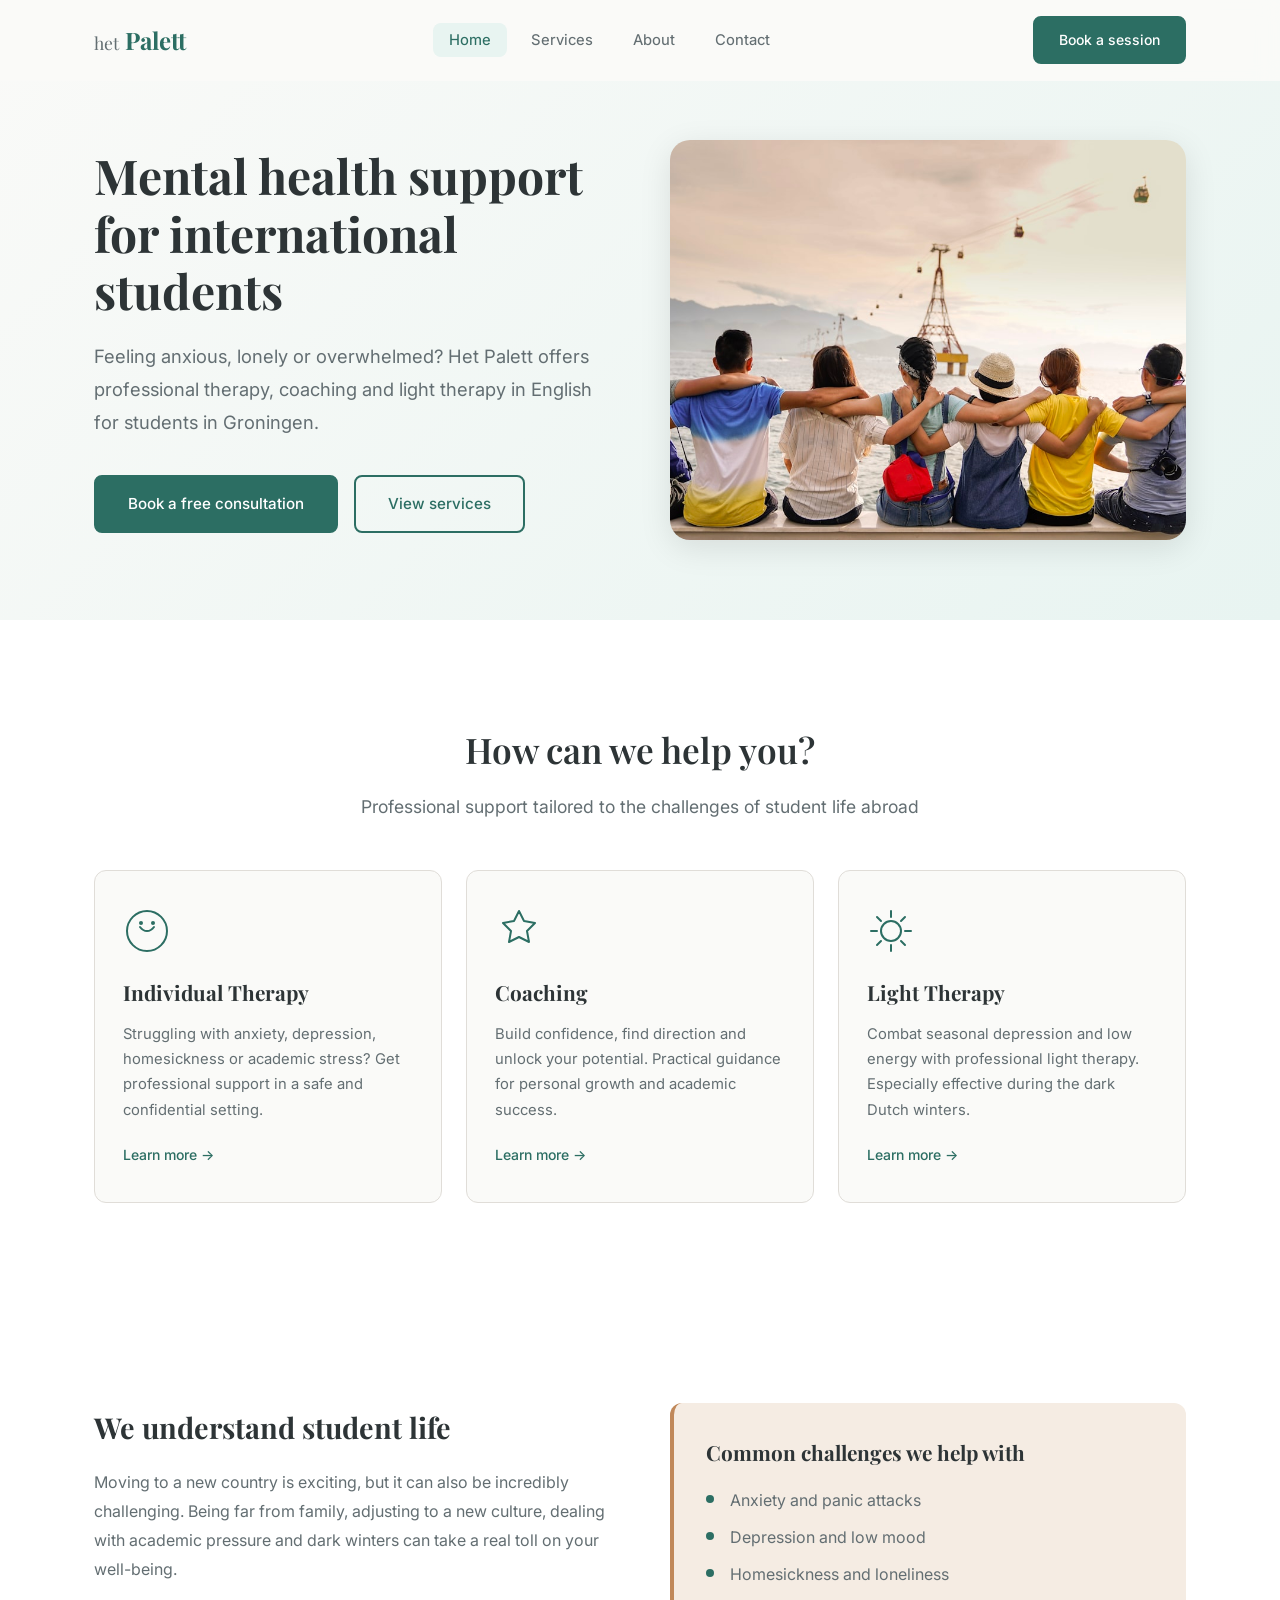
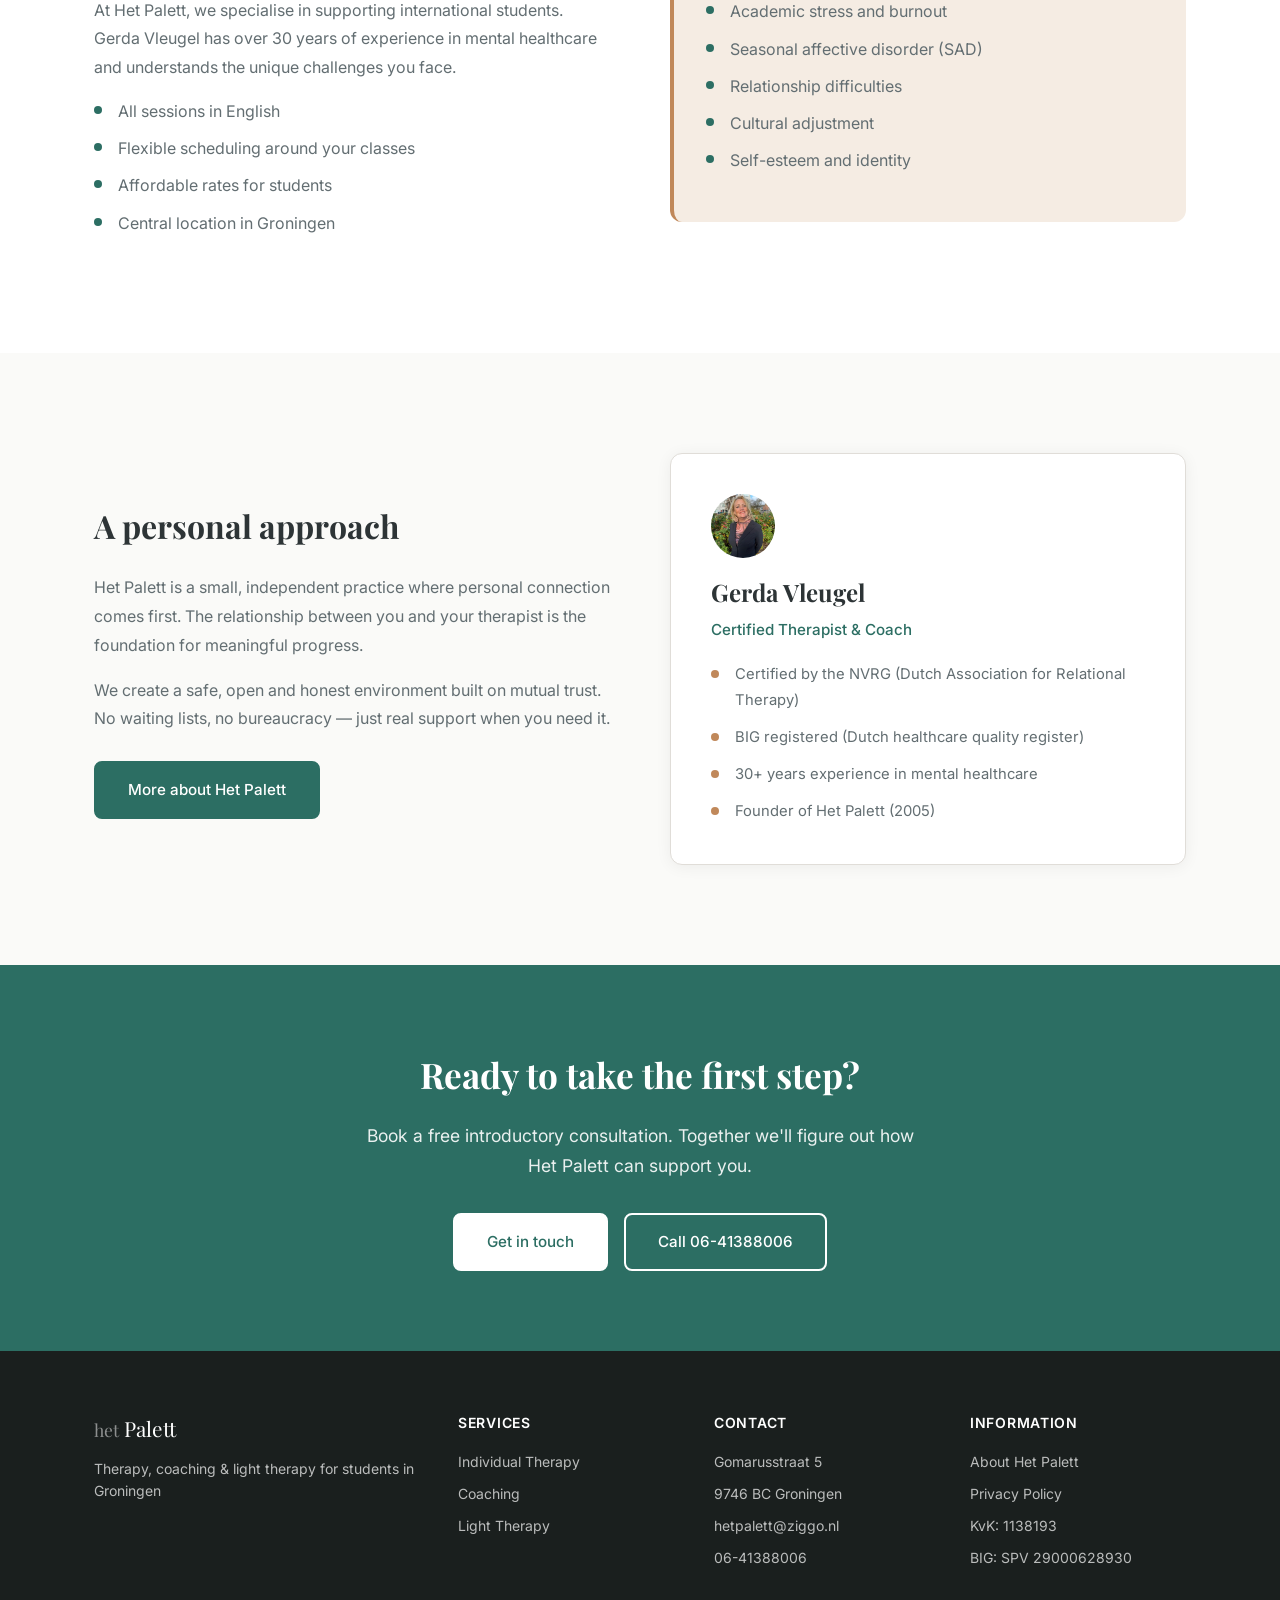
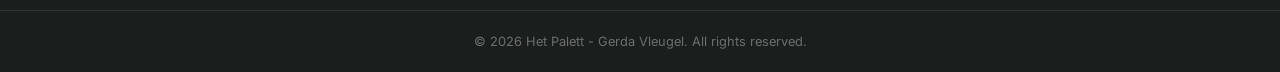
<file: index.html>
<!DOCTYPE html>
<html lang="en">
<head>
  <meta charset="UTF-8">
  <meta name="viewport" content="width=device-width, initial-scale=1.0">
  <meta name="description" content="Het Palett - Therapy, coaching and light therapy for international students in Groningen. Professional mental health support by Gerda Vleugel, certified therapist.">
  <meta name="keywords" content="therapy, student therapy, light therapy, coaching, Groningen, international students, mental health, anxiety, depression">
  <title>Het Palett - Therapy & Coaching for Students in Groningen</title>
  <link rel="preconnect" href="https://fonts.googleapis.com">
  <link rel="preconnect" href="https://fonts.gstatic.com" crossorigin>
  <link href="https://fonts.googleapis.com/css2?family=Playfair+Display:wght@400;600;700&family=Inter:wght@300;400;500;600&display=swap" rel="stylesheet">
  <link rel="stylesheet" href="css/style.css?v=1788458990">
</head>
<body>
  <header class="header" id="header">
    <div class="container header__inner">
      <a href="index.html" class="header__logo">
        <span class="logo-het">het</span> <span class="logo-palett">Palett</span>
      </a>
      <button class="header__toggle" id="menu-toggle" aria-label="Open menu">
        <span></span>
        <span></span>
        <span></span>
      </button>
      <nav class="header__nav" id="main-nav">
        <ul>
          <li><a href="index.html" class="active">Home</a></li>
          <li class="has-dropdown">
            <a href="#services">Services</a>
            <ul class="dropdown">
              <li><a href="therapy.html">Individual Therapy</a></li>
              <li><a href="coaching.html">Coaching</a></li>
              <li><a href="light-therapy.html">Light Therapy</a></li>
            </ul>
          </li>
          <li><a href="about.html">About</a></li>
          <li><a href="contact.html">Contact</a></li>
        </ul>
      </nav>
      <a href="contact.html" class="btn btn--header">Book a session</a>
    </div>
  </header>

  <main>
    <section class="hero">
      <div class="container hero__inner">
        <div class="hero__content">
          <h1>Mental health support for international students</h1>
          <p class="hero__subtitle">Feeling anxious, lonely or overwhelmed? Het Palett offers professional therapy, coaching and light therapy in English for students in Groningen.</p>
          <div class="hero__cta">
            <a href="contact.html" class="btn btn--primary">Book a free consultation</a>
            <a href="#services" class="btn btn--outline">View services</a>
          </div>
        </div>
        <div class="hero__visual">
          <img src="images/hero-students.jpg" alt="Students connecting together - therapy and coaching support" class="hero__image">
        </div>
      </div>
    </section>

    <section class="diensten" id="services">
      <div class="container">
        <h2 class="section-title">How can we help you?</h2>
        <p class="section-subtitle">Professional support tailored to the challenges of student life abroad</p>
        <div class="diensten__grid diensten__grid--3">
          <a href="therapy.html" class="dienst-card">
            <div class="dienst-card__icon">
              <svg viewBox="0 0 48 48" fill="none" xmlns="http://www.w3.org/2000/svg"><path d="M24 44C35 44 44 35 44 24C44 13 35 4 24 4C13 4 4 13 4 24C4 35 13 44 24 44Z" stroke="currentColor" stroke-width="2"/><path d="M17 20C17 20 20 24 24 24C28 24 31 20 31 20" stroke="currentColor" stroke-width="2" stroke-linecap="round"/><circle cx="18" cy="16" r="2" fill="currentColor"/><circle cx="30" cy="16" r="2" fill="currentColor"/></svg>
            </div>
            <h3>Individual Therapy</h3>
            <p>Struggling with anxiety, depression, homesickness or academic stress? Get professional support in a safe and confidential setting.</p>
            <span class="dienst-card__link">Learn more &rarr;</span>
          </a>
          <a href="coaching.html" class="dienst-card">
            <div class="dienst-card__icon">
              <svg viewBox="0 0 48 48" fill="none" xmlns="http://www.w3.org/2000/svg"><path d="M24 4L29 14L40 16L32 24L34 35L24 30L14 35L16 24L8 16L19 14L24 4Z" stroke="currentColor" stroke-width="2" stroke-linejoin="round"/></svg>
            </div>
            <h3>Coaching</h3>
            <p>Build confidence, find direction and unlock your potential. Practical guidance for personal growth and academic success.</p>
            <span class="dienst-card__link">Learn more &rarr;</span>
          </a>
          <a href="light-therapy.html" class="dienst-card">
            <div class="dienst-card__icon">
              <svg viewBox="0 0 48 48" fill="none" xmlns="http://www.w3.org/2000/svg"><circle cx="24" cy="24" r="10" stroke="currentColor" stroke-width="2"/><path d="M24 4V10M24 38V44M4 24H10M38 24H44M10 10L14 14M34 34L38 38M38 10L34 14M14 34L10 38" stroke="currentColor" stroke-width="2" stroke-linecap="round"/></svg>
            </div>
            <h3>Light Therapy</h3>
            <p>Combat seasonal depression and low energy with professional light therapy. Especially effective during the dark Dutch winters.</p>
            <span class="dienst-card__link">Learn more &rarr;</span>
          </a>
        </div>
      </div>
    </section>

    <section class="why-students">
      <div class="container">
        <div class="content-grid">
          <div>
            <h2>We understand student life</h2>
            <p>Moving to a new country is exciting, but it can also be incredibly challenging. Being far from family, adjusting to a new culture, dealing with academic pressure and dark winters can take a real toll on your well-being.</p>
            <p>At Het Palett, we specialise in supporting international students. Gerda Vleugel has over 30 years of experience in mental healthcare and understands the unique challenges you face.</p>
            <ul>
              <li>All sessions in English</li>
              <li>Flexible scheduling around your classes</li>
              <li>Affordable rates for students</li>
              <li>Central location in Groningen</li>
            </ul>
          </div>
          <div>
            <div class="highlight-box">
              <h3>Common challenges we help with</h3>
              <ul style="margin-top: 16px;">
                <li>Anxiety and panic attacks</li>
                <li>Depression and low mood</li>
                <li>Homesickness and loneliness</li>
                <li>Academic stress and burnout</li>
                <li>Seasonal affective disorder (SAD)</li>
                <li>Relationship difficulties</li>
                <li>Cultural adjustment</li>
                <li>Self-esteem and identity</li>
              </ul>
            </div>
          </div>
        </div>
      </div>
    </section>

    <section class="over-kort">
      <div class="container over-kort__inner">
        <div class="over-kort__content">
          <h2>A personal approach</h2>
          <p>Het Palett is a small, independent practice where personal connection comes first. The relationship between you and your therapist is the foundation for meaningful progress.</p>
          <p>We create a safe, open and honest environment built on mutual trust. No waiting lists, no bureaucracy &mdash; just real support when you need it.</p>
          <a href="about.html" class="btn btn--primary">More about Het Palett</a>
        </div>
        <div class="over-kort__info">
          <div class="info-card">
            <img src="images/gerda-vleugel.jpg" alt="Gerda Vleugel" class="info-card__photo">
            <h3>Gerda Vleugel</h3>
            <p class="info-card__role">Certified Therapist & Coach</p>
            <ul class="info-card__list">
              <li>Certified by the NVRG (Dutch Association for Relational Therapy)</li>
              <li>BIG registered (Dutch healthcare quality register)</li>
              <li>30+ years experience in mental healthcare</li>
              <li>Founder of Het Palett (2005)</li>
            </ul>
          </div>
        </div>
      </div>
    </section>

    <section class="cta-section">
      <div class="container cta-section__inner">
        <h2>Ready to take the first step?</h2>
        <p>Book a free introductory consultation. Together we'll figure out how Het Palett can support you.</p>
        <div class="cta-section__buttons">
          <a href="contact.html" class="btn btn--white">Get in touch</a>
          <a href="tel:06-41388006" class="btn btn--outline-white">Call 06-41388006</a>
        </div>
      </div>
    </section>
  </main>

  <footer class="footer">
    <div class="container footer__inner">
      <div class="footer__col">
        <span class="footer__logo"><span class="logo-het">het</span> <span class="logo-palett">Palett</span></span>
        <p>Therapy, coaching & light therapy for students in Groningen</p>
      </div>
      <div class="footer__col">
        <h4>Services</h4>
        <ul>
          <li><a href="therapy.html">Individual Therapy</a></li>
          <li><a href="coaching.html">Coaching</a></li>
          <li><a href="light-therapy.html">Light Therapy</a></li>
        </ul>
      </div>
      <div class="footer__col">
        <h4>Contact</h4>
        <ul>
          <li>Gomarusstraat 5</li>
          <li>9746 BC Groningen</li>
          <li><a href="mailto:hetpalett@ziggo.nl">hetpalett@ziggo.nl</a></li>
          <li><a href="tel:06-41388006">06-41388006</a></li>
        </ul>
      </div>
      <div class="footer__col">
        <h4>Information</h4>
        <ul>
          <li><a href="about.html">About Het Palett</a></li>
          <li><a href="privacy.html">Privacy Policy</a></li>
          <li>KvK: 1138193</li>
          <li>BIG: SPV 29000628930</li>
        </ul>
      </div>
    </div>
    <div class="footer__bottom">
      <div class="container">
        <p>&copy; 2026 Het Palett - Gerda Vleugel. All rights reserved.</p>
      </div>
    </div>
  </footer>

  <script src="js/main.js?v=1793888510"></script>
</body>
</html>
</file>
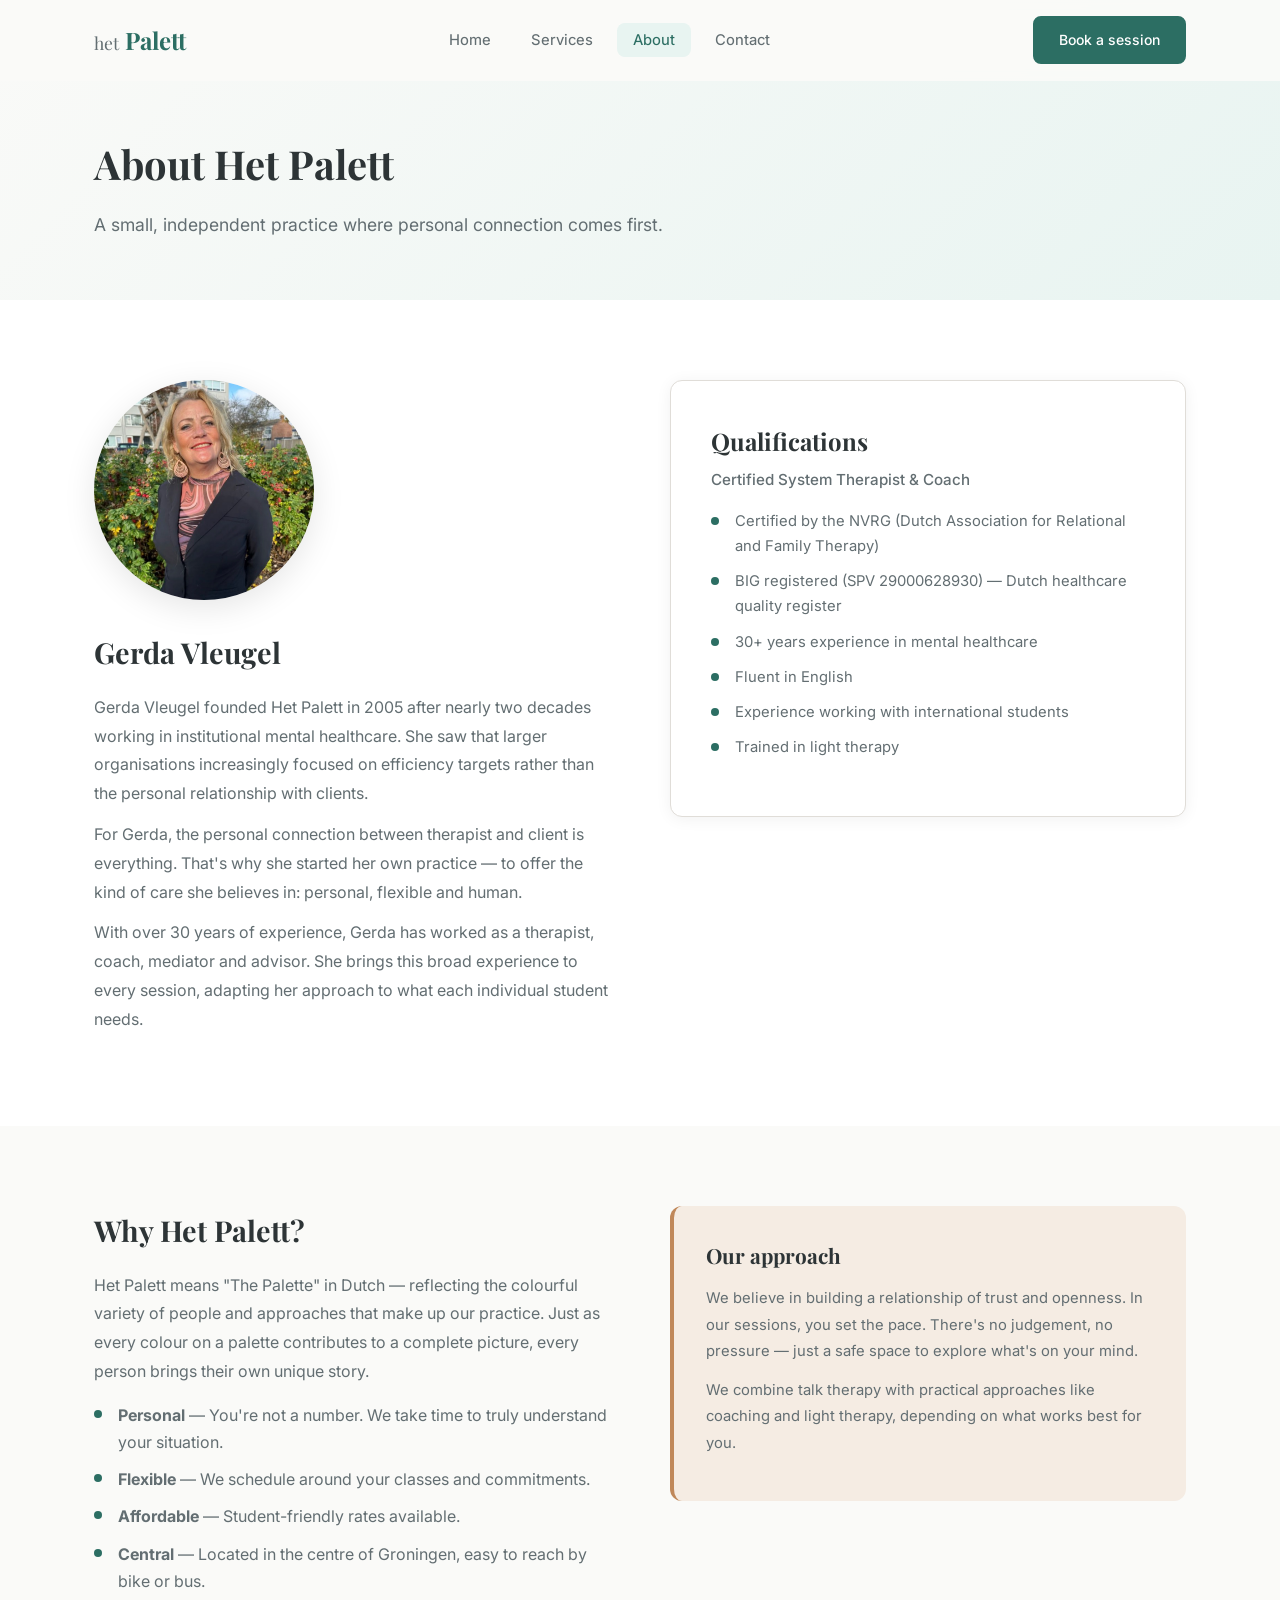
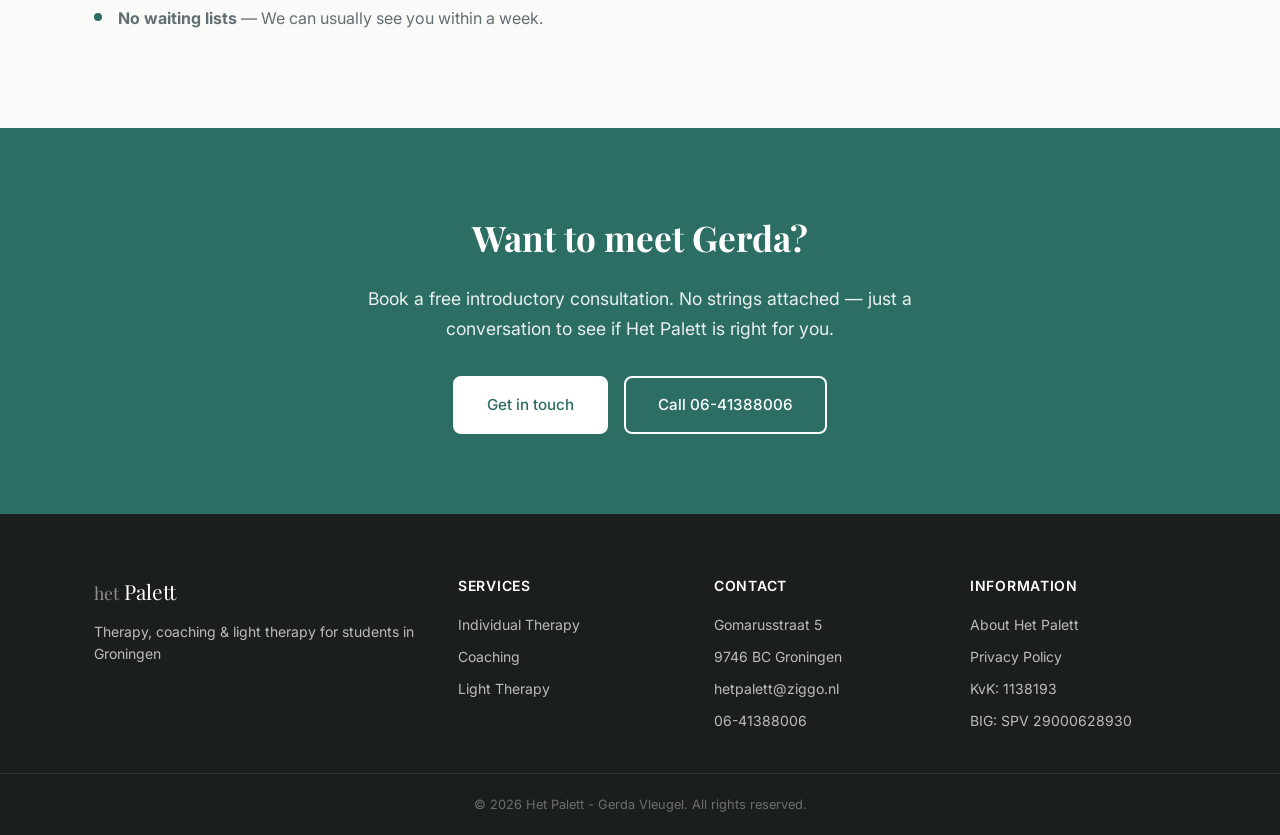
<file: about.html>
<!DOCTYPE html>
<html lang="en">
<head>
  <meta charset="UTF-8">
  <meta name="viewport" content="width=device-width, initial-scale=1.0">
  <meta name="description" content="About Het Palett and Gerda Vleugel. Certified therapist and coach with over 30 years of experience in mental healthcare, specialising in international students.">
  <title>About - Het Palett Groningen</title>
  <link rel="preconnect" href="https://fonts.googleapis.com">
  <link rel="preconnect" href="https://fonts.gstatic.com" crossorigin>
  <link href="https://fonts.googleapis.com/css2?family=Playfair+Display:wght@400;600;700&family=Inter:wght@300;400;500;600&display=swap" rel="stylesheet">
  <link rel="stylesheet" href="css/style.css?v=1788458990">
</head>
<body>
  <header class="header" id="header">
    <div class="container header__inner">
      <a href="index.html" class="header__logo">
        <span class="logo-het">het</span> <span class="logo-palett">Palett</span>
      </a>
      <button class="header__toggle" id="menu-toggle" aria-label="Open menu">
        <span></span><span></span><span></span>
      </button>
      <nav class="header__nav" id="main-nav">
        <ul>
          <li><a href="index.html">Home</a></li>
          <li class="has-dropdown">
            <a href="#">Services</a>
            <ul class="dropdown">
              <li><a href="therapy.html">Individual Therapy</a></li>
              <li><a href="coaching.html">Coaching</a></li>
              <li><a href="light-therapy.html">Light Therapy</a></li>
            </ul>
          </li>
          <li><a href="about.html" class="active">About</a></li>
          <li><a href="contact.html">Contact</a></li>
        </ul>
      </nav>
      <a href="contact.html" class="btn btn--header">Book a session</a>
    </div>
  </header>

  <main>
    <section class="page-header">
      <div class="container">
        <h1>About Het Palett</h1>
        <p>A small, independent practice where personal connection comes first.</p>
      </div>
    </section>

    <section class="content-section content-section--alt">
      <div class="container">
        <div class="content-grid">
          <div>
            <img src="images/gerda-vleugel.jpg" alt="Gerda Vleugel, oprichter van Het Palett" class="about-photo">
            <h2>Gerda Vleugel</h2>
            <p>Gerda Vleugel founded Het Palett in 2005 after nearly two decades working in institutional mental healthcare. She saw that larger organisations increasingly focused on efficiency targets rather than the personal relationship with clients.</p>
            <p>For Gerda, the personal connection between therapist and client is everything. That's why she started her own practice &mdash; to offer the kind of care she believes in: personal, flexible and human.</p>
            <p>With over 30 years of experience, Gerda has worked as a therapist, coach, mediator and advisor. She brings this broad experience to every session, adapting her approach to what each individual student needs.</p>
          </div>
          <div>
            <div class="info-card">
              <h3>Qualifications</h3>
              <p class="info-card__role">Certified System Therapist & Coach</p>
              <ul class="info-card__list">
                <li>Certified by the NVRG (Dutch Association for Relational and Family Therapy)</li>
                <li>BIG registered (SPV 29000628930) &mdash; Dutch healthcare quality register</li>
                <li>30+ years experience in mental healthcare</li>
                <li>Fluent in English</li>
                <li>Experience working with international students</li>
                <li>Trained in light therapy</li>
              </ul>
            </div>
          </div>
        </div>
      </div>
    </section>

    <section class="content-section">
      <div class="container">
        <div class="content-grid">
          <div>
            <h2>Why Het Palett?</h2>
            <p>Het Palett means "The Palette" in Dutch &mdash; reflecting the colourful variety of people and approaches that make up our practice. Just as every colour on a palette contributes to a complete picture, every person brings their own unique story.</p>
            <ul>
              <li><strong>Personal</strong> &mdash; You're not a number. We take time to truly understand your situation.</li>
              <li><strong>Flexible</strong> &mdash; We schedule around your classes and commitments.</li>
              <li><strong>Affordable</strong> &mdash; Student-friendly rates available.</li>
              <li><strong>Central</strong> &mdash; Located in the centre of Groningen, easy to reach by bike or bus.</li>
              <li><strong>No waiting lists</strong> &mdash; We can usually see you within a week.</li>
            </ul>
          </div>
          <div>
            <div class="highlight-box">
              <h3>Our approach</h3>
              <p>We believe in building a relationship of trust and openness. In our sessions, you set the pace. There's no judgement, no pressure &mdash; just a safe space to explore what's on your mind.</p>
              <p style="margin-top: 12px;">We combine talk therapy with practical approaches like coaching and light therapy, depending on what works best for you.</p>
            </div>
          </div>
        </div>
      </div>
    </section>

    <section class="cta-section">
      <div class="container cta-section__inner">
        <h2>Want to meet Gerda?</h2>
        <p>Book a free introductory consultation. No strings attached &mdash; just a conversation to see if Het Palett is right for you.</p>
        <div class="cta-section__buttons">
          <a href="contact.html" class="btn btn--white">Get in touch</a>
          <a href="tel:06-41388006" class="btn btn--outline-white">Call 06-41388006</a>
        </div>
      </div>
    </section>
  </main>

  <footer class="footer">
    <div class="container footer__inner">
      <div class="footer__col">
        <span class="footer__logo"><span class="logo-het">het</span> <span class="logo-palett">Palett</span></span>
        <p>Therapy, coaching & light therapy for students in Groningen</p>
      </div>
      <div class="footer__col">
        <h4>Services</h4>
        <ul>
          <li><a href="therapy.html">Individual Therapy</a></li>
          <li><a href="coaching.html">Coaching</a></li>
          <li><a href="light-therapy.html">Light Therapy</a></li>
        </ul>
      </div>
      <div class="footer__col">
        <h4>Contact</h4>
        <ul>
          <li>Gomarusstraat 5</li>
          <li>9746 BC Groningen</li>
          <li><a href="mailto:hetpalett@ziggo.nl">hetpalett@ziggo.nl</a></li>
          <li><a href="tel:06-41388006">06-41388006</a></li>
        </ul>
      </div>
      <div class="footer__col">
        <h4>Information</h4>
        <ul>
          <li><a href="about.html">About Het Palett</a></li>
          <li><a href="privacy.html">Privacy Policy</a></li>
          <li>KvK: 1138193</li>
          <li>BIG: SPV 29000628930</li>
        </ul>
      </div>
    </div>
    <div class="footer__bottom">
      <div class="container"><p>&copy; 2026 Het Palett - Gerda Vleugel. All rights reserved.</p></div>
    </div>
  </footer>
  <script src="js/main.js?v=1793888510"></script>
</body>
</html>
</file>
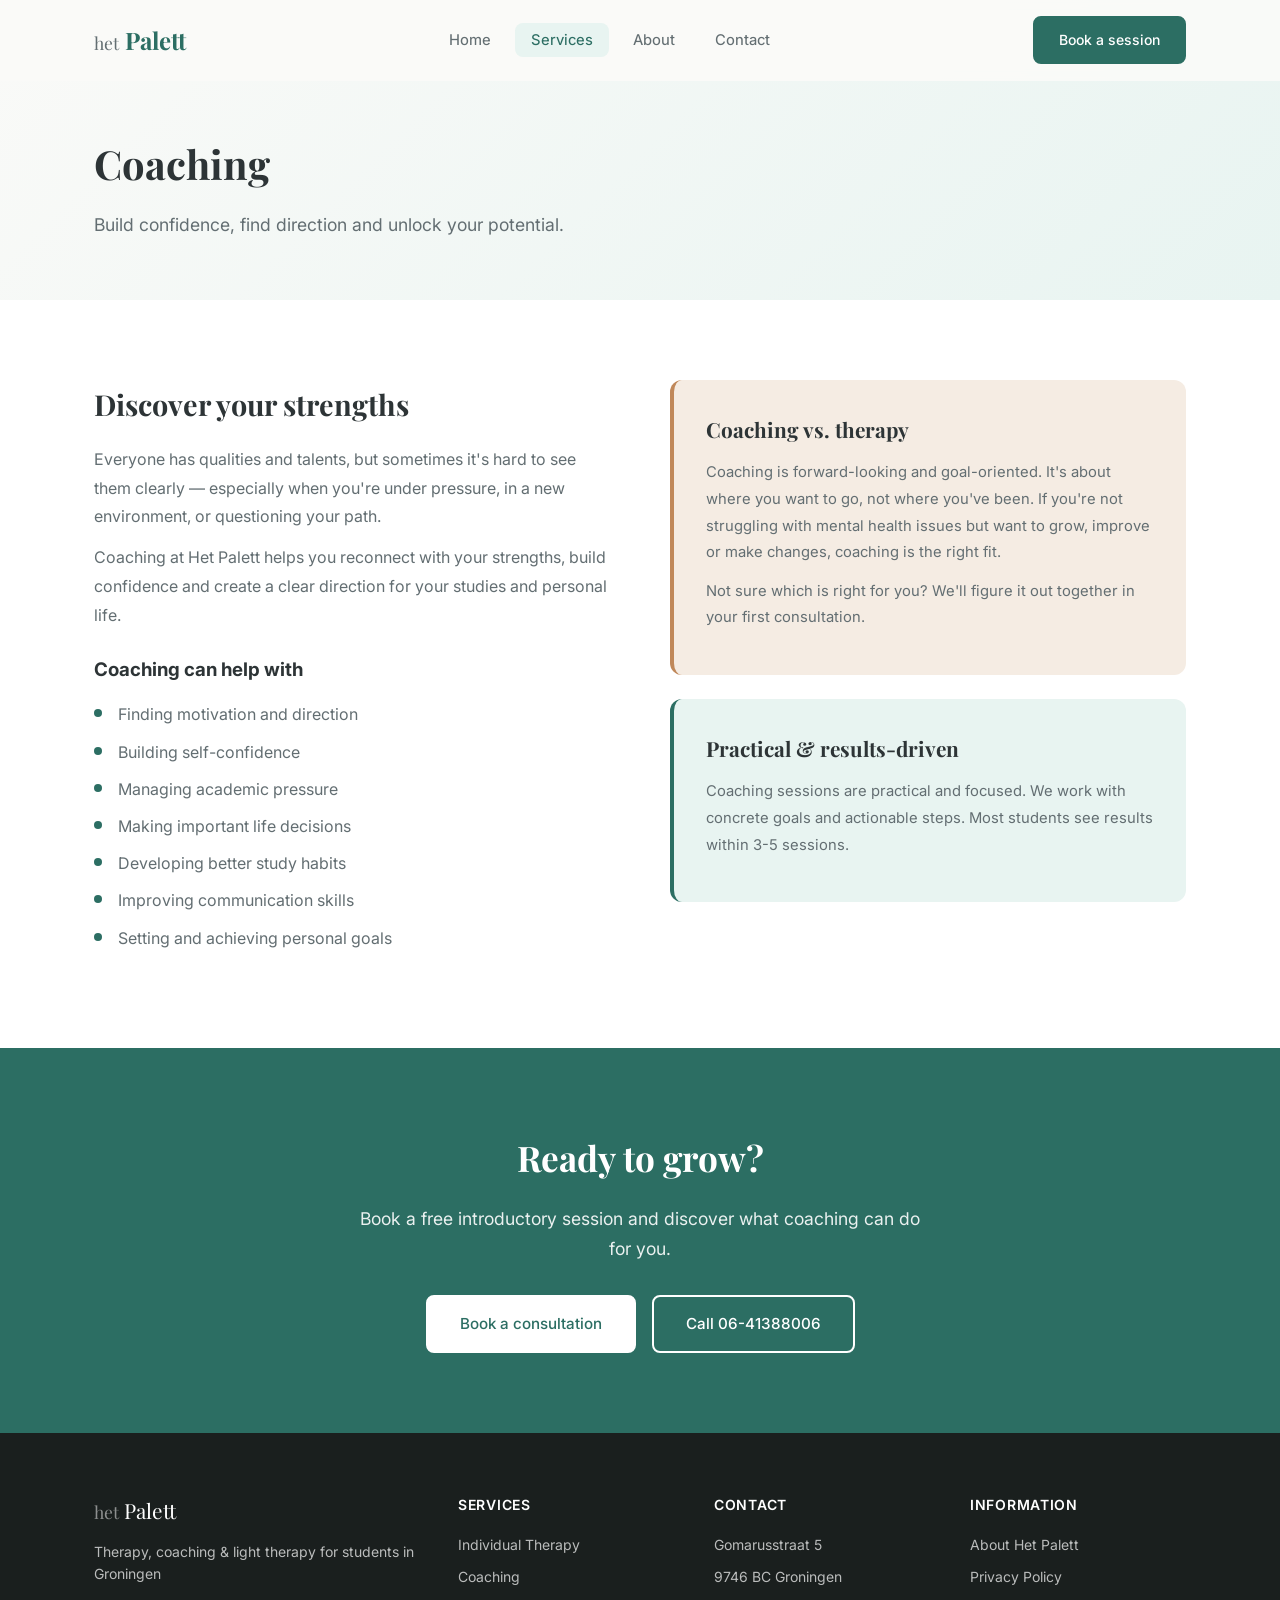
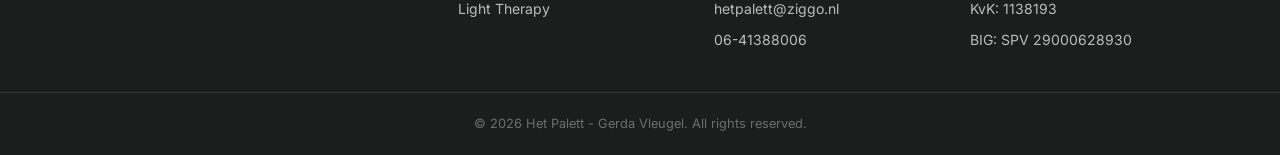
<file: coaching.html>
<!DOCTYPE html>
<html lang="en">
<head>
  <meta charset="UTF-8">
  <meta name="viewport" content="width=device-width, initial-scale=1.0">
  <meta name="description" content="Coaching for international students in Groningen. Build confidence, find direction and unlock your potential with professional guidance.">
  <title>Coaching for Students - Het Palett Groningen</title>
  <link rel="preconnect" href="https://fonts.googleapis.com">
  <link rel="preconnect" href="https://fonts.gstatic.com" crossorigin>
  <link href="https://fonts.googleapis.com/css2?family=Playfair+Display:wght@400;600;700&family=Inter:wght@300;400;500;600&display=swap" rel="stylesheet">
  <link rel="stylesheet" href="css/style.css?v=1788458990">
</head>
<body>
  <header class="header" id="header">
    <div class="container header__inner">
      <a href="index.html" class="header__logo">
        <span class="logo-het">het</span> <span class="logo-palett">Palett</span>
      </a>
      <button class="header__toggle" id="menu-toggle" aria-label="Open menu">
        <span></span><span></span><span></span>
      </button>
      <nav class="header__nav" id="main-nav">
        <ul>
          <li><a href="index.html">Home</a></li>
          <li class="has-dropdown">
            <a href="#" class="active">Services</a>
            <ul class="dropdown">
              <li><a href="therapy.html">Individual Therapy</a></li>
              <li><a href="coaching.html" class="active">Coaching</a></li>
              <li><a href="light-therapy.html">Light Therapy</a></li>
            </ul>
          </li>
          <li><a href="about.html">About</a></li>
          <li><a href="contact.html">Contact</a></li>
        </ul>
      </nav>
      <a href="contact.html" class="btn btn--header">Book a session</a>
    </div>
  </header>

  <main>
    <section class="page-header">
      <div class="container">
        <h1>Coaching</h1>
        <p>Build confidence, find direction and unlock your potential.</p>
      </div>
    </section>

    <section class="content-section content-section--alt">
      <div class="container">
        <div class="content-grid">
          <div>
            <h2>Discover your strengths</h2>
            <p>Everyone has qualities and talents, but sometimes it's hard to see them clearly &mdash; especially when you're under pressure, in a new environment, or questioning your path.</p>
            <p>Coaching at Het Palett helps you reconnect with your strengths, build confidence and create a clear direction for your studies and personal life.</p>
            <h3 style="margin-top: 24px; margin-bottom: 12px;">Coaching can help with</h3>
            <ul>
              <li>Finding motivation and direction</li>
              <li>Building self-confidence</li>
              <li>Managing academic pressure</li>
              <li>Making important life decisions</li>
              <li>Developing better study habits</li>
              <li>Improving communication skills</li>
              <li>Setting and achieving personal goals</li>
            </ul>
          </div>
          <div>
            <div class="highlight-box">
              <h3>Coaching vs. therapy</h3>
              <p>Coaching is forward-looking and goal-oriented. It's about where you want to go, not where you've been. If you're not struggling with mental health issues but want to grow, improve or make changes, coaching is the right fit.</p>
              <p style="margin-top: 12px;">Not sure which is right for you? We'll figure it out together in your first consultation.</p>
            </div>
            <div class="highlight-box" style="margin-top: 24px; background: var(--color-primary-light); border-left-color: var(--color-primary);">
              <h3>Practical & results-driven</h3>
              <p>Coaching sessions are practical and focused. We work with concrete goals and actionable steps. Most students see results within 3-5 sessions.</p>
            </div>
          </div>
        </div>
      </div>
    </section>

    <section class="cta-section">
      <div class="container cta-section__inner">
        <h2>Ready to grow?</h2>
        <p>Book a free introductory session and discover what coaching can do for you.</p>
        <div class="cta-section__buttons">
          <a href="contact.html" class="btn btn--white">Book a consultation</a>
          <a href="tel:06-41388006" class="btn btn--outline-white">Call 06-41388006</a>
        </div>
      </div>
    </section>
  </main>

  <footer class="footer">
    <div class="container footer__inner">
      <div class="footer__col">
        <span class="footer__logo"><span class="logo-het">het</span> <span class="logo-palett">Palett</span></span>
        <p>Therapy, coaching & light therapy for students in Groningen</p>
      </div>
      <div class="footer__col">
        <h4>Services</h4>
        <ul>
          <li><a href="therapy.html">Individual Therapy</a></li>
          <li><a href="coaching.html">Coaching</a></li>
          <li><a href="light-therapy.html">Light Therapy</a></li>
        </ul>
      </div>
      <div class="footer__col">
        <h4>Contact</h4>
        <ul>
          <li>Gomarusstraat 5</li>
          <li>9746 BC Groningen</li>
          <li><a href="mailto:hetpalett@ziggo.nl">hetpalett@ziggo.nl</a></li>
          <li><a href="tel:06-41388006">06-41388006</a></li>
        </ul>
      </div>
      <div class="footer__col">
        <h4>Information</h4>
        <ul>
          <li><a href="about.html">About Het Palett</a></li>
          <li><a href="privacy.html">Privacy Policy</a></li>
          <li>KvK: 1138193</li>
          <li>BIG: SPV 29000628930</li>
        </ul>
      </div>
    </div>
    <div class="footer__bottom">
      <div class="container"><p>&copy; 2026 Het Palett - Gerda Vleugel. All rights reserved.</p></div>
    </div>
  </footer>
  <script src="js/main.js?v=1793888510"></script>
</body>
</html>
</file>
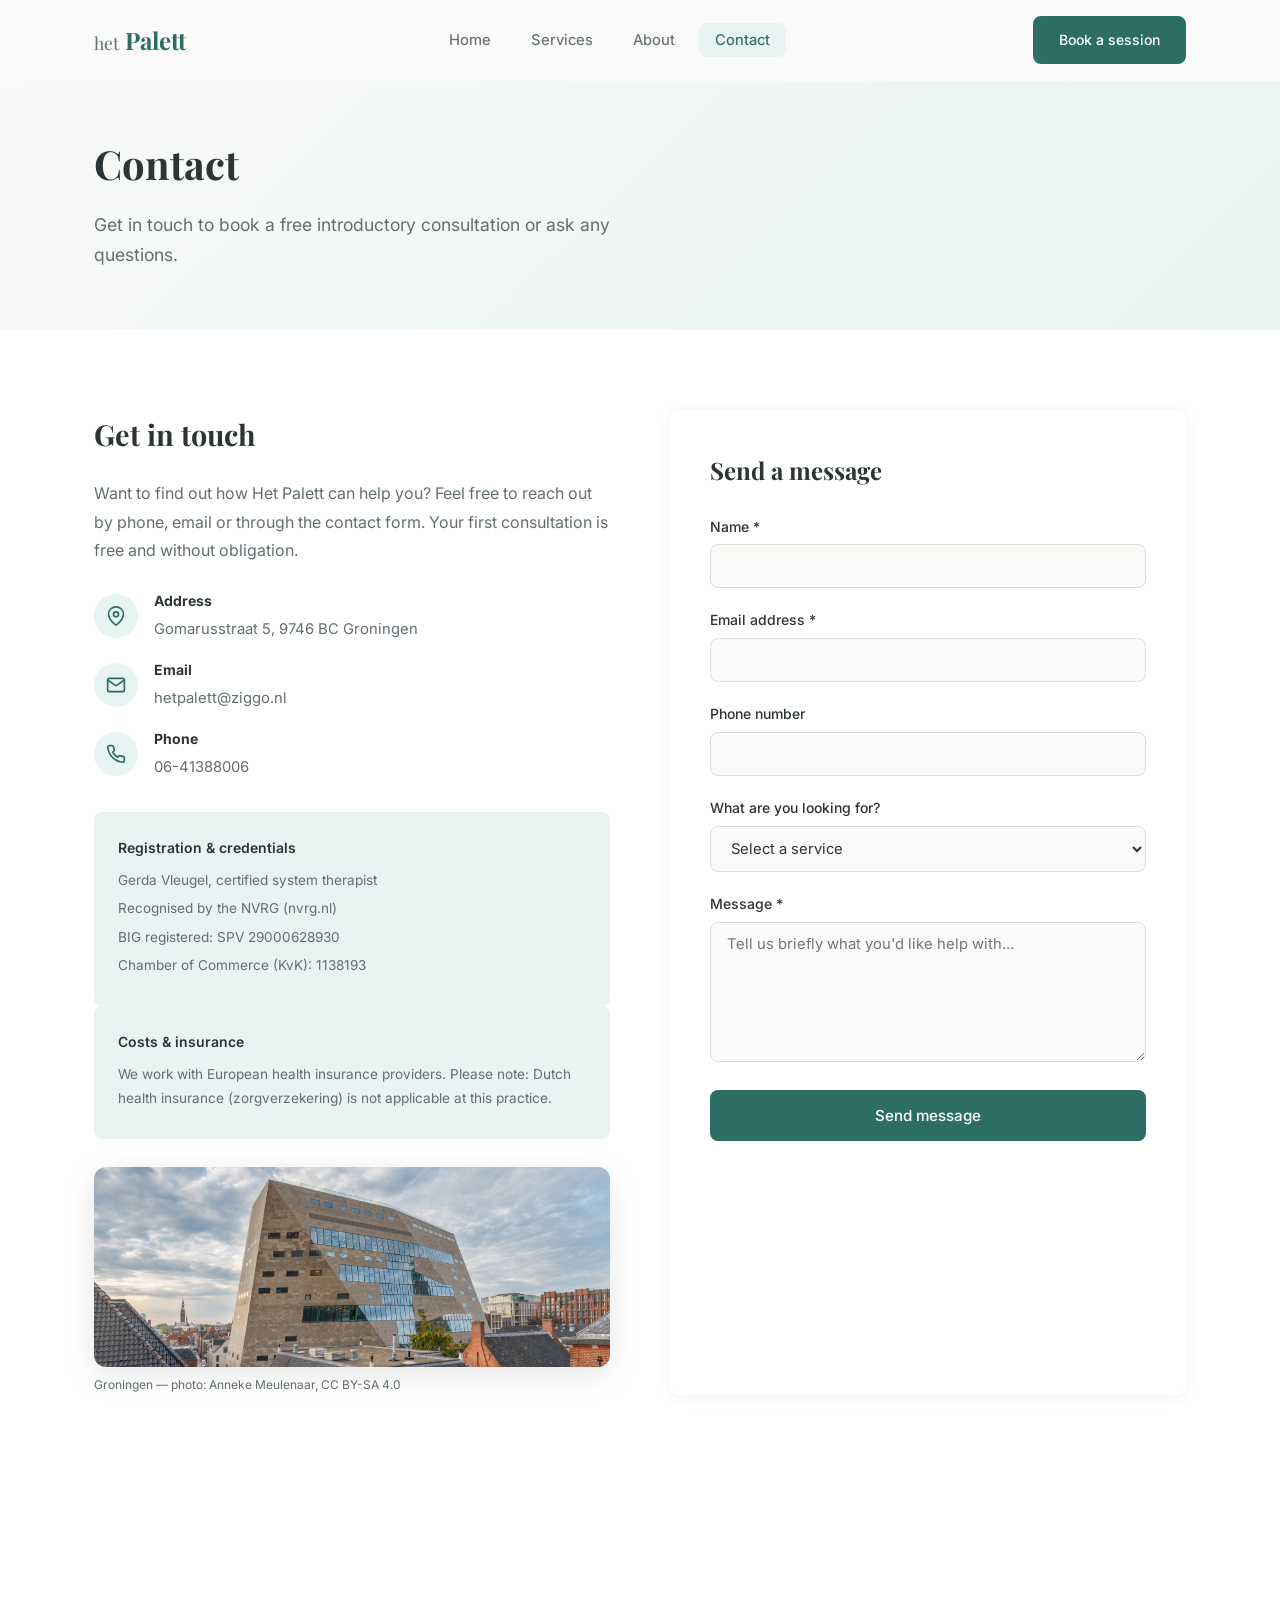
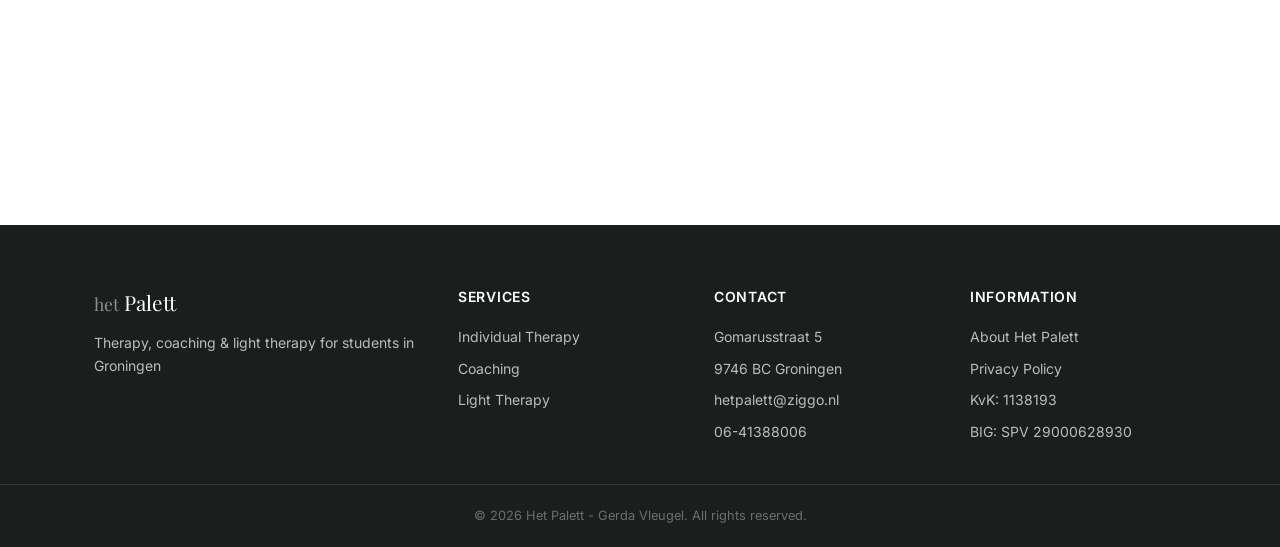
<file: contact.html>
<!DOCTYPE html>
<html lang="en">
<head>
  <meta charset="UTF-8">
  <meta name="viewport" content="width=device-width, initial-scale=1.0">
  <meta name="description" content="Contact Het Palett in Groningen. Book a free consultation for therapy, coaching or light therapy. Located at Gomarusstraat 5, central Groningen.">
  <title>Contact - Het Palett Groningen</title>
  <link rel="preconnect" href="https://fonts.googleapis.com">
  <link rel="preconnect" href="https://fonts.gstatic.com" crossorigin>
  <link href="https://fonts.googleapis.com/css2?family=Playfair+Display:wght@400;600;700&family=Inter:wght@300;400;500;600&display=swap" rel="stylesheet">
  <link rel="stylesheet" href="css/style.css?v=1788458990">
</head>
<body>
  <header class="header" id="header">
    <div class="container header__inner">
      <a href="index.html" class="header__logo">
        <span class="logo-het">het</span> <span class="logo-palett">Palett</span>
      </a>
      <button class="header__toggle" id="menu-toggle" aria-label="Open menu">
        <span></span><span></span><span></span>
      </button>
      <nav class="header__nav" id="main-nav">
        <ul>
          <li><a href="index.html">Home</a></li>
          <li class="has-dropdown">
            <a href="#">Services</a>
            <ul class="dropdown">
              <li><a href="therapy.html">Individual Therapy</a></li>
              <li><a href="coaching.html">Coaching</a></li>
              <li><a href="light-therapy.html">Light Therapy</a></li>
            </ul>
          </li>
          <li><a href="about.html">About</a></li>
          <li><a href="contact.html" class="active">Contact</a></li>
        </ul>
      </nav>
      <a href="contact.html" class="btn btn--header">Book a session</a>
    </div>
  </header>

  <main>
    <section class="page-header">
      <div class="container">
        <h1>Contact</h1>
        <p>Get in touch to book a free introductory consultation or ask any questions.</p>
      </div>
    </section>

    <section class="content-section content-section--alt">
      <div class="container">
        <div class="contact-grid">
          <div class="contact-info">
            <h2>Get in touch</h2>
            <p>Want to find out how Het Palett can help you? Feel free to reach out by phone, email or through the contact form. Your first consultation is free and without obligation.</p>

            <div class="contact-details">
              <div class="contact-detail">
                <div class="contact-detail__icon">
                  <svg viewBox="0 0 24 24" fill="none" stroke="currentColor" stroke-width="2"><path d="M21 10c0 7-9 13-9 13s-9-6-9-13a9 9 0 0 1 18 0z"/><circle cx="12" cy="10" r="3"/></svg>
                </div>
                <div class="contact-detail__text">
                  <strong>Address</strong>
                  <span>Gomarusstraat 5, 9746 BC Groningen</span>
                </div>
              </div>
              <div class="contact-detail">
                <div class="contact-detail__icon">
                  <svg viewBox="0 0 24 24" fill="none" stroke="currentColor" stroke-width="2"><path d="M4 4h16c1.1 0 2 .9 2 2v12c0 1.1-.9 2-2 2H4c-1.1 0-2-.9-2-2V6c0-1.1.9-2 2-2z"/><polyline points="22,6 12,13 2,6"/></svg>
                </div>
                <div class="contact-detail__text">
                  <strong>Email</strong>
                  <a href="mailto:hetpalett@ziggo.nl">hetpalett@ziggo.nl</a>
                </div>
              </div>
              <div class="contact-detail">
                <div class="contact-detail__icon">
                  <svg viewBox="0 0 24 24" fill="none" stroke="currentColor" stroke-width="2"><path d="M22 16.92v3a2 2 0 0 1-2.18 2 19.79 19.79 0 0 1-8.63-3.07 19.5 19.5 0 0 1-6-6 19.79 19.79 0 0 1-3.07-8.67A2 2 0 0 1 4.11 2h3a2 2 0 0 1 2 1.72 12.84 12.84 0 0 0 .7 2.81 2 2 0 0 1-.45 2.11L8.09 9.91a16 16 0 0 0 6 6l1.27-1.27a2 2 0 0 1 2.11-.45 12.84 12.84 0 0 0 2.81.7A2 2 0 0 1 22 16.92z"/></svg>
                </div>
                <div class="contact-detail__text">
                  <strong>Phone</strong>
                  <a href="tel:06-41388006">06-41388006</a>
                </div>
              </div>
            </div>

            <div class="credentials">
              <h4>Registration & credentials</h4>
              <p>Gerda Vleugel, certified system therapist</p>
              <p>Recognised by the NVRG (nvrg.nl)</p>
              <p>BIG registered: SPV 29000628930</p>
              <p>Chamber of Commerce (KvK): 1138193</p>
            </div>

            <div class="credentials">
              <h4>Costs & insurance</h4>
              <p>We work with European health insurance providers. Please note: Dutch health insurance (zorgverzekering) is not applicable at this practice.</p>
            </div>

            <figure class="location-photo">
              <img src="images/forum-groningen.jpg" alt="Forum Groningen">
              <figcaption>Groningen &mdash; photo: Anneke Meulenaar, <a href="https://commons.wikimedia.org/wiki/File:Forum_Groningen.jpg" target="_blank" rel="noopener">CC BY-SA 4.0</a></figcaption>
            </figure>
          </div>

          <div class="contact-form">
            <h2>Send a message</h2>
            <form id="contact-form" action="https://formsubmit.co/hetpalett@ziggo.nl" method="POST">
              <input type="hidden" name="_subject" value="New message via palett.nl contact form">
              <input type="hidden" name="_template" value="table">
              <input type="text" name="_honey" style="display:none" tabindex="-1" autocomplete="off">
              <div class="form-group">
                <label for="naam">Name *</label>
                <input type="text" id="naam" name="naam" required>
              </div>
              <div class="form-group">
                <label for="email">Email address *</label>
                <input type="email" id="email" name="email" required>
              </div>
              <div class="form-group">
                <label for="telefoon">Phone number</label>
                <input type="tel" id="telefoon" name="telefoon">
              </div>
              <div class="form-group">
                <label for="onderwerp">What are you looking for?</label>
                <select id="onderwerp" name="onderwerp">
                  <option value="">Select a service</option>
                  <option value="therapy">Individual Therapy</option>
                  <option value="coaching">Coaching</option>
                  <option value="light-therapy">Light Therapy</option>
                  <option value="not-sure">I'm not sure yet</option>
                </select>
              </div>
              <div class="form-group">
                <label for="bericht">Message *</label>
                <textarea id="bericht" name="bericht" required placeholder="Tell us briefly what you'd like help with..."></textarea>
              </div>
              <button type="submit" class="btn btn--primary">Send message</button>
            </form>
          </div>
        </div>
      </div>
    </section>

    <section style="background: var(--color-white);">
      <iframe
        src="https://www.google.com/maps/embed?pb=!1m18!1m12!1m3!1d2390.5!2d6.545!3d53.22!2m3!1f0!2f0!3f0!3m2!1i1024!2i768!4f13.1!3m3!1m2!1s0x0%3A0x0!2sGomarusstraat+5%2C+Groningen!5e0!3m2!1sen!2snl!4v1"
        width="100%"
        height="350"
        style="border:0; display:block;"
        allowfullscreen=""
        loading="lazy"
        referrerpolicy="no-referrer-when-downgrade"
        title="Het Palett location - Gomarusstraat 5, Groningen">
      </iframe>
    </section>
  </main>

  <footer class="footer">
    <div class="container footer__inner">
      <div class="footer__col">
        <span class="footer__logo"><span class="logo-het">het</span> <span class="logo-palett">Palett</span></span>
        <p>Therapy, coaching & light therapy for students in Groningen</p>
      </div>
      <div class="footer__col">
        <h4>Services</h4>
        <ul>
          <li><a href="therapy.html">Individual Therapy</a></li>
          <li><a href="coaching.html">Coaching</a></li>
          <li><a href="light-therapy.html">Light Therapy</a></li>
        </ul>
      </div>
      <div class="footer__col">
        <h4>Contact</h4>
        <ul>
          <li>Gomarusstraat 5</li>
          <li>9746 BC Groningen</li>
          <li><a href="mailto:hetpalett@ziggo.nl">hetpalett@ziggo.nl</a></li>
          <li><a href="tel:06-41388006">06-41388006</a></li>
        </ul>
      </div>
      <div class="footer__col">
        <h4>Information</h4>
        <ul>
          <li><a href="about.html">About Het Palett</a></li>
          <li><a href="privacy.html">Privacy Policy</a></li>
          <li>KvK: 1138193</li>
          <li>BIG: SPV 29000628930</li>
        </ul>
      </div>
    </div>
    <div class="footer__bottom">
      <div class="container"><p>&copy; 2026 Het Palett - Gerda Vleugel. All rights reserved.</p></div>
    </div>
  </footer>
  <script src="js/main.js?v=1793888510"></script>
</body>
</html>
</file>
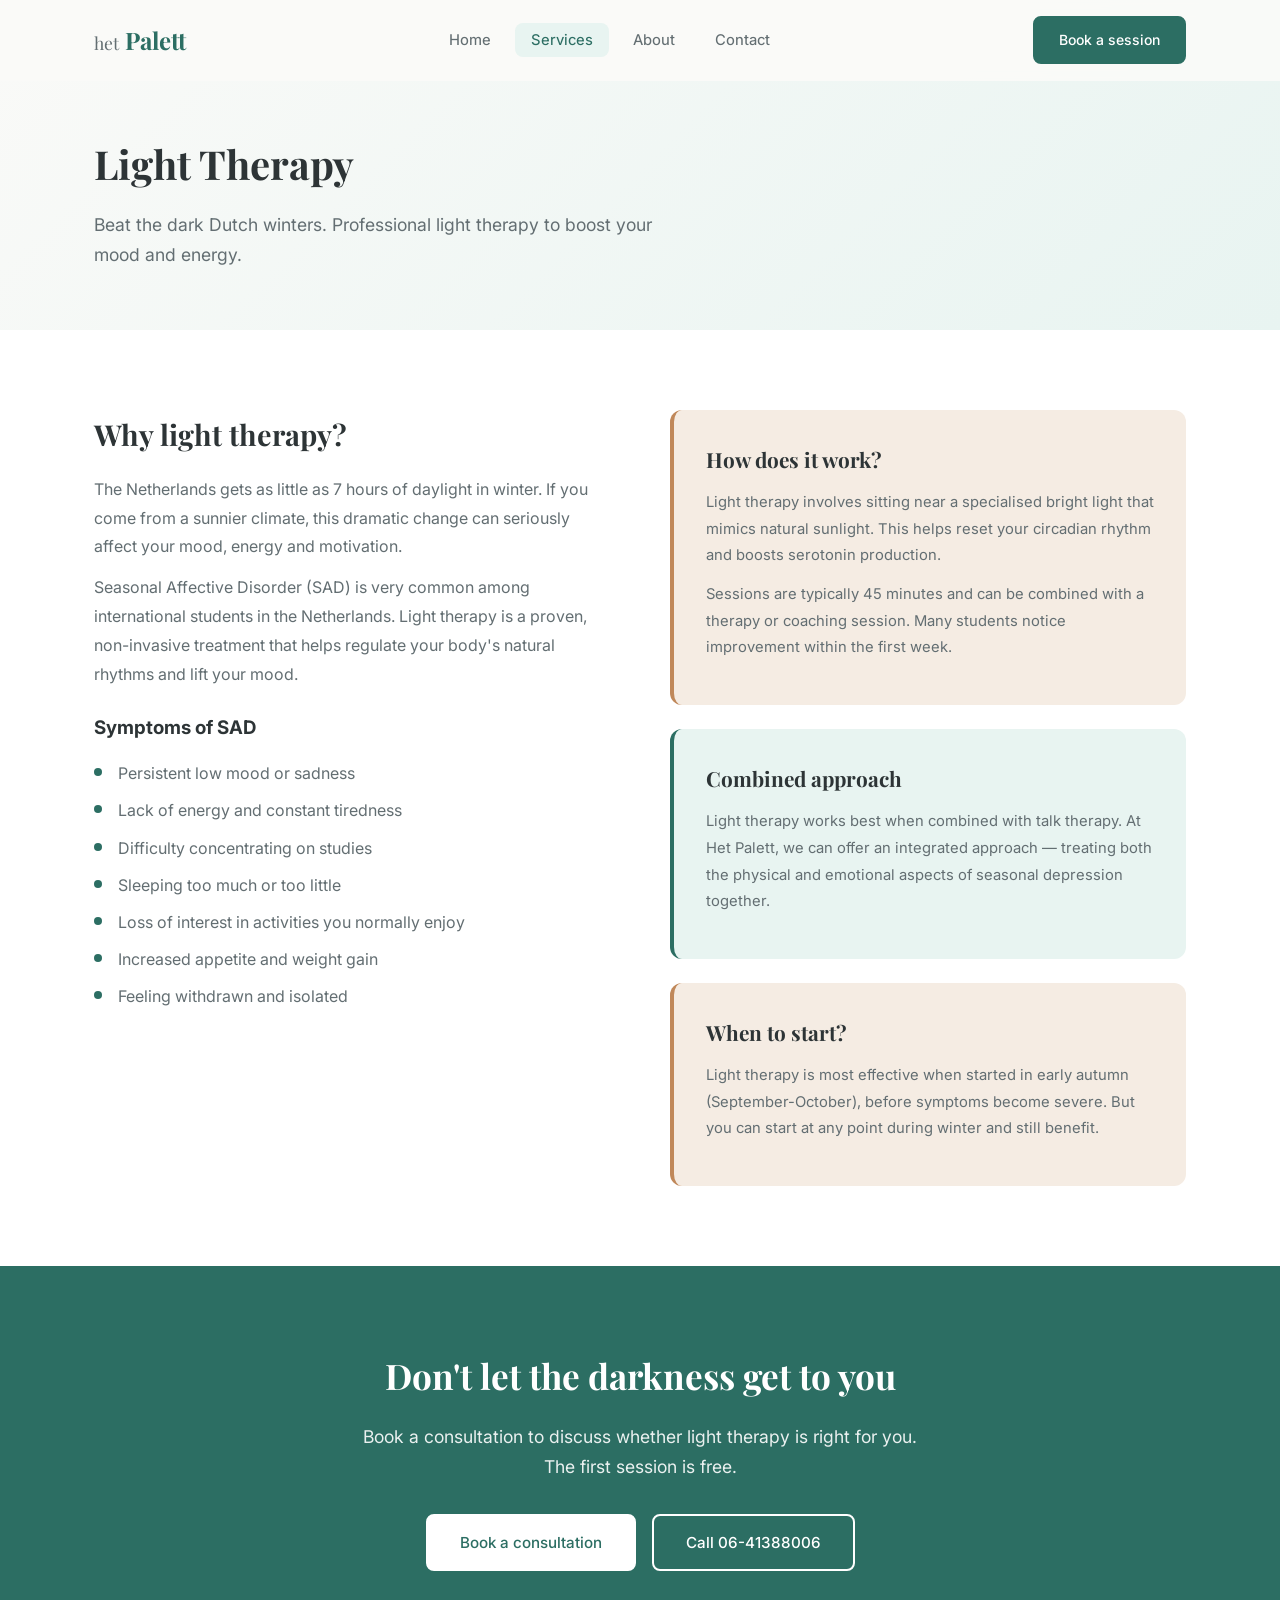
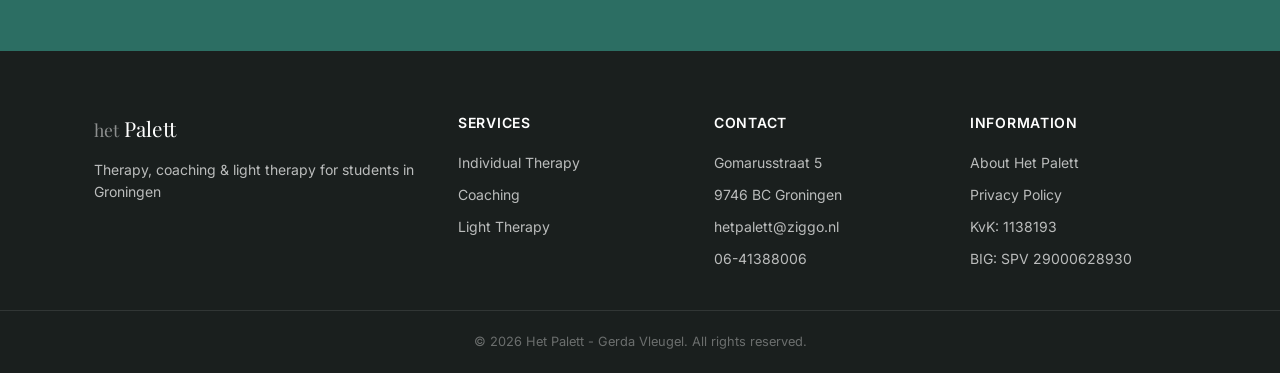
<file: light-therapy.html>
<!DOCTYPE html>
<html lang="en">
<head>
  <meta charset="UTF-8">
  <meta name="viewport" content="width=device-width, initial-scale=1.0">
  <meta name="description" content="Light therapy for students in Groningen. Effective treatment for seasonal affective disorder (SAD), winter depression and low energy during dark Dutch winters.">
  <title>Light Therapy for Students - Het Palett Groningen</title>
  <link rel="preconnect" href="https://fonts.googleapis.com">
  <link rel="preconnect" href="https://fonts.gstatic.com" crossorigin>
  <link href="https://fonts.googleapis.com/css2?family=Playfair+Display:wght@400;600;700&family=Inter:wght@300;400;500;600&display=swap" rel="stylesheet">
  <link rel="stylesheet" href="css/style.css?v=1788458990">
</head>
<body>
  <header class="header" id="header">
    <div class="container header__inner">
      <a href="index.html" class="header__logo">
        <span class="logo-het">het</span> <span class="logo-palett">Palett</span>
      </a>
      <button class="header__toggle" id="menu-toggle" aria-label="Open menu">
        <span></span><span></span><span></span>
      </button>
      <nav class="header__nav" id="main-nav">
        <ul>
          <li><a href="index.html">Home</a></li>
          <li class="has-dropdown">
            <a href="#" class="active">Services</a>
            <ul class="dropdown">
              <li><a href="therapy.html">Individual Therapy</a></li>
              <li><a href="coaching.html">Coaching</a></li>
              <li><a href="light-therapy.html" class="active">Light Therapy</a></li>
            </ul>
          </li>
          <li><a href="about.html">About</a></li>
          <li><a href="contact.html">Contact</a></li>
        </ul>
      </nav>
      <a href="contact.html" class="btn btn--header">Book a session</a>
    </div>
  </header>

  <main>
    <section class="page-header">
      <div class="container">
        <h1>Light Therapy</h1>
        <p>Beat the dark Dutch winters. Professional light therapy to boost your mood and energy.</p>
      </div>
    </section>

    <section class="content-section content-section--alt">
      <div class="container">
        <div class="content-grid">
          <div>
            <h2>Why light therapy?</h2>
            <p>The Netherlands gets as little as 7 hours of daylight in winter. If you come from a sunnier climate, this dramatic change can seriously affect your mood, energy and motivation.</p>
            <p>Seasonal Affective Disorder (SAD) is very common among international students in the Netherlands. Light therapy is a proven, non-invasive treatment that helps regulate your body's natural rhythms and lift your mood.</p>
            <h3 style="margin-top: 24px; margin-bottom: 12px;">Symptoms of SAD</h3>
            <ul>
              <li>Persistent low mood or sadness</li>
              <li>Lack of energy and constant tiredness</li>
              <li>Difficulty concentrating on studies</li>
              <li>Sleeping too much or too little</li>
              <li>Loss of interest in activities you normally enjoy</li>
              <li>Increased appetite and weight gain</li>
              <li>Feeling withdrawn and isolated</li>
            </ul>
          </div>
          <div>
            <div class="highlight-box">
              <h3>How does it work?</h3>
              <p>Light therapy involves sitting near a specialised bright light that mimics natural sunlight. This helps reset your circadian rhythm and boosts serotonin production.</p>
              <p style="margin-top: 12px;">Sessions are typically 45 minutes and can be combined with a therapy or coaching session. Many students notice improvement within the first week.</p>
            </div>
            <div class="highlight-box" style="margin-top: 24px; background: var(--color-primary-light); border-left-color: var(--color-primary);">
              <h3>Combined approach</h3>
              <p>Light therapy works best when combined with talk therapy. At Het Palett, we can offer an integrated approach &mdash; treating both the physical and emotional aspects of seasonal depression together.</p>
            </div>
            <div class="highlight-box" style="margin-top: 24px;">
              <h3>When to start?</h3>
              <p>Light therapy is most effective when started in early autumn (September-October), before symptoms become severe. But you can start at any point during winter and still benefit.</p>
            </div>
          </div>
        </div>
      </div>
    </section>

    <section class="cta-section">
      <div class="container cta-section__inner">
        <h2>Don't let the darkness get to you</h2>
        <p>Book a consultation to discuss whether light therapy is right for you. The first session is free.</p>
        <div class="cta-section__buttons">
          <a href="contact.html" class="btn btn--white">Book a consultation</a>
          <a href="tel:06-41388006" class="btn btn--outline-white">Call 06-41388006</a>
        </div>
      </div>
    </section>
  </main>

  <footer class="footer">
    <div class="container footer__inner">
      <div class="footer__col">
        <span class="footer__logo"><span class="logo-het">het</span> <span class="logo-palett">Palett</span></span>
        <p>Therapy, coaching & light therapy for students in Groningen</p>
      </div>
      <div class="footer__col">
        <h4>Services</h4>
        <ul>
          <li><a href="therapy.html">Individual Therapy</a></li>
          <li><a href="coaching.html">Coaching</a></li>
          <li><a href="light-therapy.html">Light Therapy</a></li>
        </ul>
      </div>
      <div class="footer__col">
        <h4>Contact</h4>
        <ul>
          <li>Gomarusstraat 5</li>
          <li>9746 BC Groningen</li>
          <li><a href="mailto:hetpalett@ziggo.nl">hetpalett@ziggo.nl</a></li>
          <li><a href="tel:06-41388006">06-41388006</a></li>
        </ul>
      </div>
      <div class="footer__col">
        <h4>Information</h4>
        <ul>
          <li><a href="about.html">About Het Palett</a></li>
          <li><a href="privacy.html">Privacy Policy</a></li>
          <li>KvK: 1138193</li>
          <li>BIG: SPV 29000628930</li>
        </ul>
      </div>
    </div>
    <div class="footer__bottom">
      <div class="container"><p>&copy; 2026 Het Palett - Gerda Vleugel. All rights reserved.</p></div>
    </div>
  </footer>
  <script src="js/main.js?v=1793888510"></script>
</body>
</html>
</file>
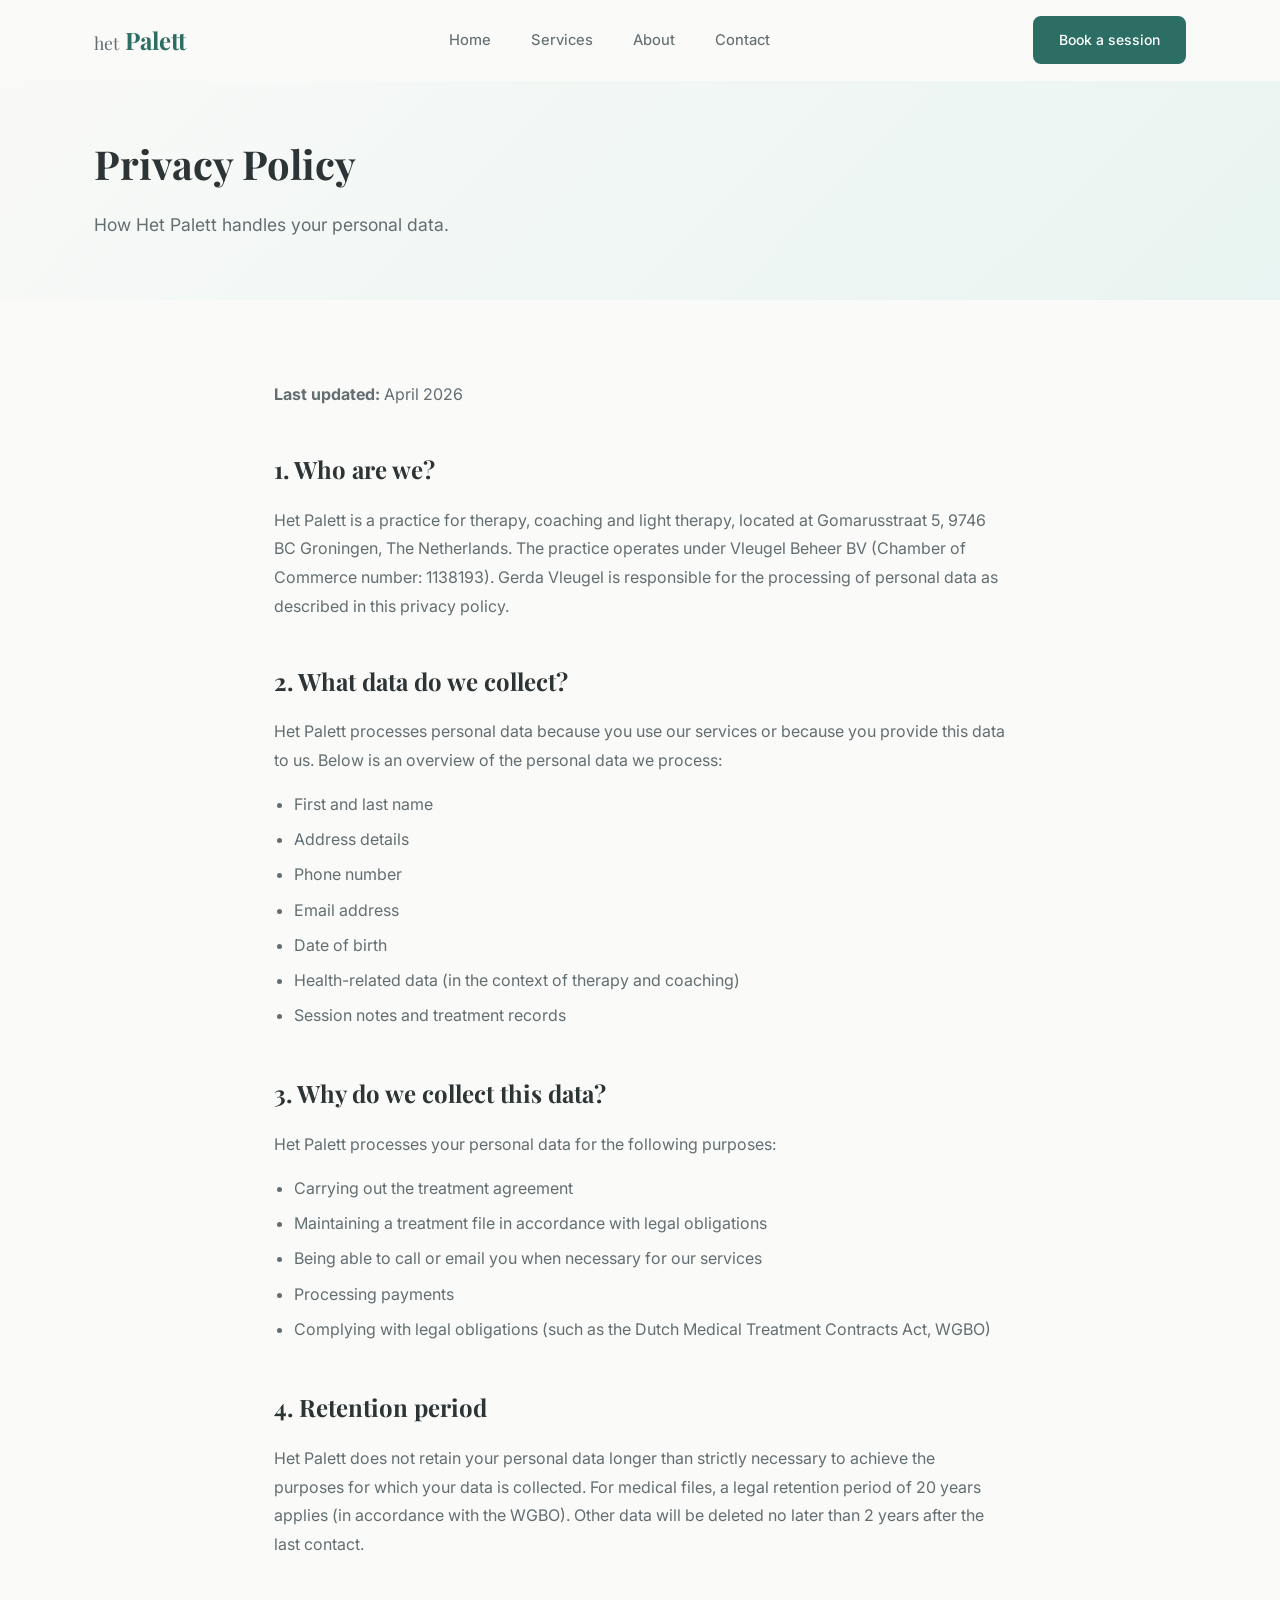
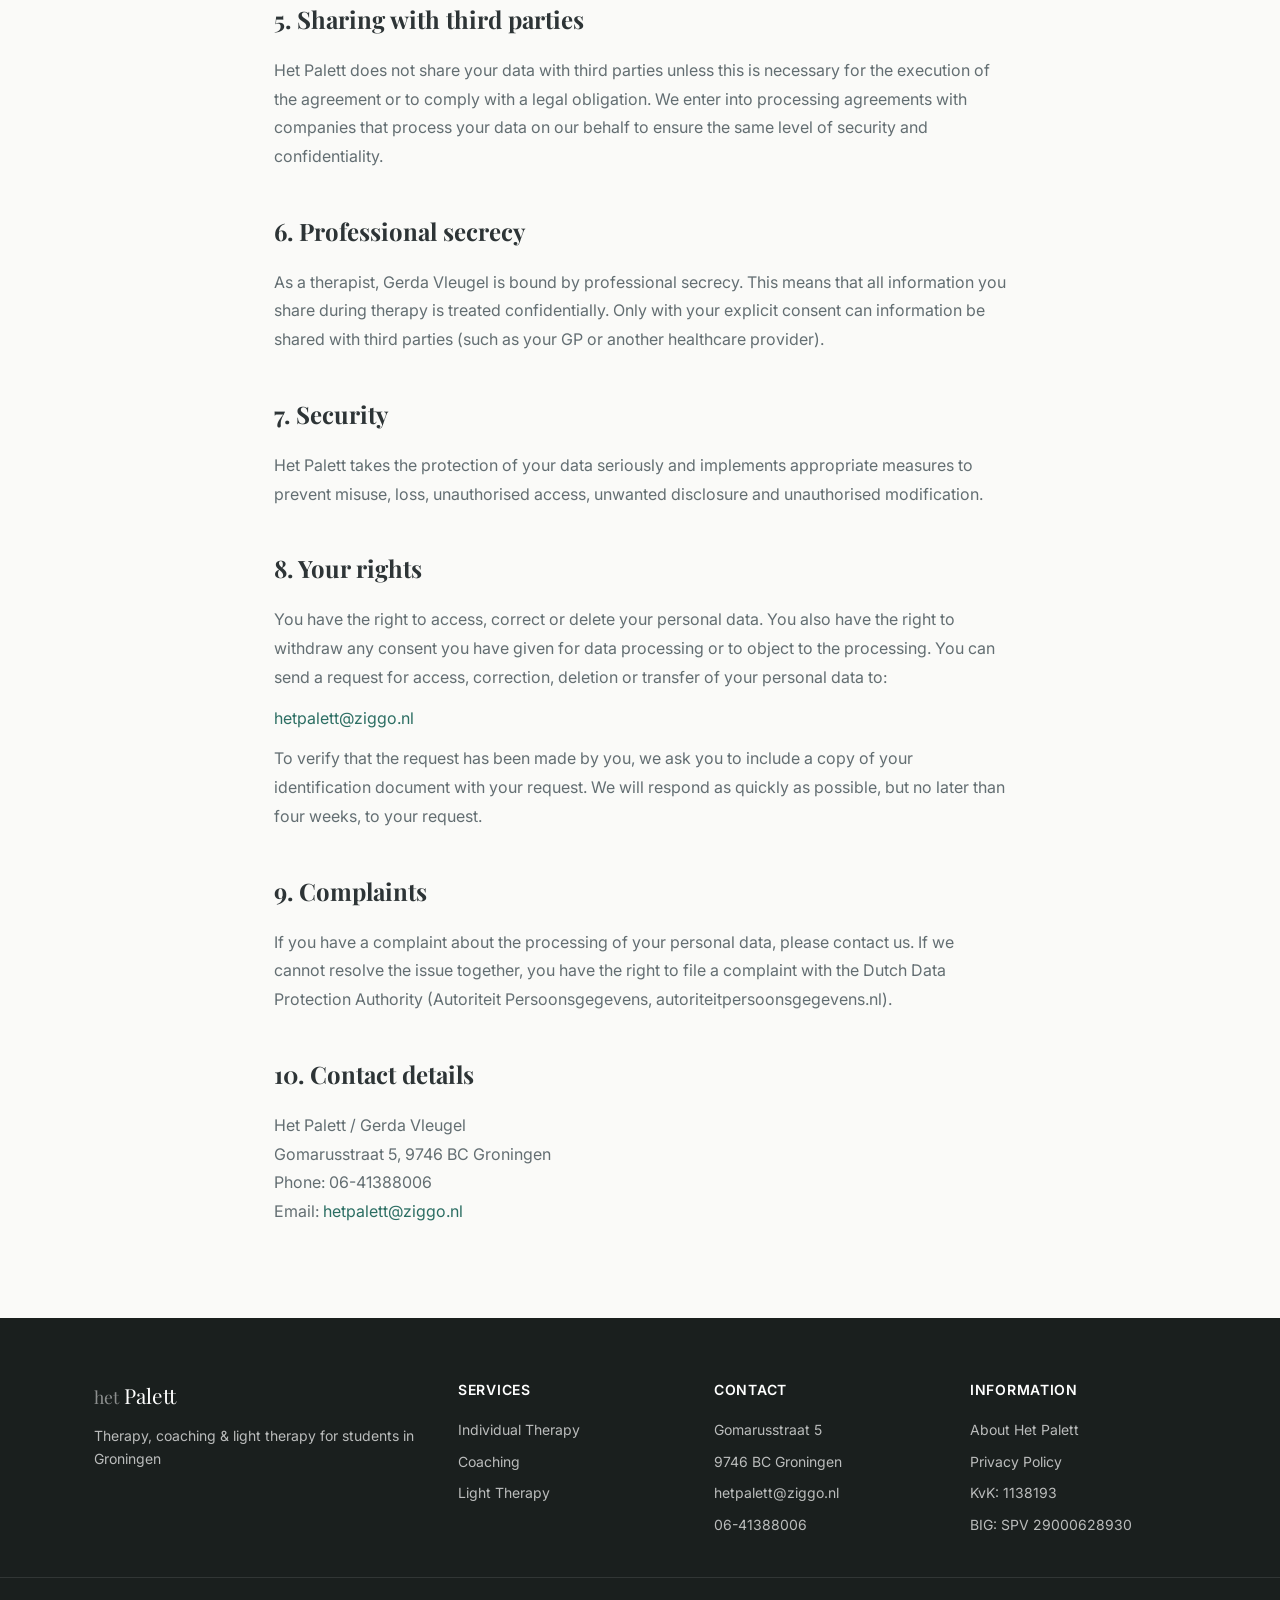
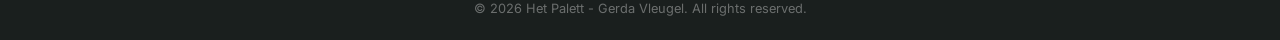
<file: privacy.html>
<!DOCTYPE html>
<html lang="en">
<head>
  <meta charset="UTF-8">
  <meta name="viewport" content="width=device-width, initial-scale=1.0">
  <meta name="description" content="Privacy Policy of Het Palett - Therapy and Coaching in Groningen. How we handle your personal data in accordance with GDPR.">
  <title>Privacy Policy - Het Palett Groningen</title>
  <link rel="preconnect" href="https://fonts.googleapis.com">
  <link rel="preconnect" href="https://fonts.gstatic.com" crossorigin>
  <link href="https://fonts.googleapis.com/css2?family=Playfair+Display:wght@400;600;700&family=Inter:wght@300;400;500;600&display=swap" rel="stylesheet">
  <link rel="stylesheet" href="css/style.css?v=1788458990">
</head>
<body>
  <header class="header" id="header">
    <div class="container header__inner">
      <a href="index.html" class="header__logo">
        <span class="logo-het">het</span> <span class="logo-palett">Palett</span>
      </a>
      <button class="header__toggle" id="menu-toggle" aria-label="Open menu">
        <span></span><span></span><span></span>
      </button>
      <nav class="header__nav" id="main-nav">
        <ul>
          <li><a href="index.html">Home</a></li>
          <li class="has-dropdown">
            <a href="#">Services</a>
            <ul class="dropdown">
              <li><a href="therapy.html">Individual Therapy</a></li>
              <li><a href="coaching.html">Coaching</a></li>
              <li><a href="light-therapy.html">Light Therapy</a></li>
            </ul>
          </li>
          <li><a href="about.html">About</a></li>
          <li><a href="contact.html">Contact</a></li>
        </ul>
      </nav>
      <a href="contact.html" class="btn btn--header">Book a session</a>
    </div>
  </header>

  <main>
    <section class="page-header">
      <div class="container">
        <h1>Privacy Policy</h1>
        <p>How Het Palett handles your personal data.</p>
      </div>
    </section>

    <div class="privacy-content">
      <p><strong>Last updated:</strong> April 2026</p>

      <h2>1. Who are we?</h2>
      <p>Het Palett is a practice for therapy, coaching and light therapy, located at Gomarusstraat 5, 9746 BC Groningen, The Netherlands. The practice operates under Vleugel Beheer BV (Chamber of Commerce number: 1138193). Gerda Vleugel is responsible for the processing of personal data as described in this privacy policy.</p>

      <h2>2. What data do we collect?</h2>
      <p>Het Palett processes personal data because you use our services or because you provide this data to us. Below is an overview of the personal data we process:</p>
      <ul>
        <li>First and last name</li>
        <li>Address details</li>
        <li>Phone number</li>
        <li>Email address</li>
        <li>Date of birth</li>
        <li>Health-related data (in the context of therapy and coaching)</li>
        <li>Session notes and treatment records</li>
      </ul>

      <h2>3. Why do we collect this data?</h2>
      <p>Het Palett processes your personal data for the following purposes:</p>
      <ul>
        <li>Carrying out the treatment agreement</li>
        <li>Maintaining a treatment file in accordance with legal obligations</li>
        <li>Being able to call or email you when necessary for our services</li>
        <li>Processing payments</li>
        <li>Complying with legal obligations (such as the Dutch Medical Treatment Contracts Act, WGBO)</li>
      </ul>

      <h2>4. Retention period</h2>
      <p>Het Palett does not retain your personal data longer than strictly necessary to achieve the purposes for which your data is collected. For medical files, a legal retention period of 20 years applies (in accordance with the WGBO). Other data will be deleted no later than 2 years after the last contact.</p>

      <h2>5. Sharing with third parties</h2>
      <p>Het Palett does not share your data with third parties unless this is necessary for the execution of the agreement or to comply with a legal obligation. We enter into processing agreements with companies that process your data on our behalf to ensure the same level of security and confidentiality.</p>

      <h2>6. Professional secrecy</h2>
      <p>As a therapist, Gerda Vleugel is bound by professional secrecy. This means that all information you share during therapy is treated confidentially. Only with your explicit consent can information be shared with third parties (such as your GP or another healthcare provider).</p>

      <h2>7. Security</h2>
      <p>Het Palett takes the protection of your data seriously and implements appropriate measures to prevent misuse, loss, unauthorised access, unwanted disclosure and unauthorised modification.</p>

      <h2>8. Your rights</h2>
      <p>You have the right to access, correct or delete your personal data. You also have the right to withdraw any consent you have given for data processing or to object to the processing. You can send a request for access, correction, deletion or transfer of your personal data to:</p>
      <p><a href="mailto:hetpalett@ziggo.nl" style="color: var(--color-primary);">hetpalett@ziggo.nl</a></p>
      <p>To verify that the request has been made by you, we ask you to include a copy of your identification document with your request. We will respond as quickly as possible, but no later than four weeks, to your request.</p>

      <h2>9. Complaints</h2>
      <p>If you have a complaint about the processing of your personal data, please contact us. If we cannot resolve the issue together, you have the right to file a complaint with the Dutch Data Protection Authority (Autoriteit Persoonsgegevens, autoriteitpersoonsgegevens.nl).</p>

      <h2>10. Contact details</h2>
      <p>Het Palett / Gerda Vleugel<br>
      Gomarusstraat 5, 9746 BC Groningen<br>
      Phone: 06-41388006<br>
      Email: <a href="mailto:hetpalett@ziggo.nl" style="color: var(--color-primary);">hetpalett@ziggo.nl</a></p>
    </div>
  </main>

  <footer class="footer">
    <div class="container footer__inner">
      <div class="footer__col">
        <span class="footer__logo"><span class="logo-het">het</span> <span class="logo-palett">Palett</span></span>
        <p>Therapy, coaching & light therapy for students in Groningen</p>
      </div>
      <div class="footer__col">
        <h4>Services</h4>
        <ul>
          <li><a href="therapy.html">Individual Therapy</a></li>
          <li><a href="coaching.html">Coaching</a></li>
          <li><a href="light-therapy.html">Light Therapy</a></li>
        </ul>
      </div>
      <div class="footer__col">
        <h4>Contact</h4>
        <ul>
          <li>Gomarusstraat 5</li>
          <li>9746 BC Groningen</li>
          <li><a href="mailto:hetpalett@ziggo.nl">hetpalett@ziggo.nl</a></li>
          <li><a href="tel:06-41388006">06-41388006</a></li>
        </ul>
      </div>
      <div class="footer__col">
        <h4>Information</h4>
        <ul>
          <li><a href="about.html">About Het Palett</a></li>
          <li><a href="privacy.html">Privacy Policy</a></li>
          <li>KvK: 1138193</li>
          <li>BIG: SPV 29000628930</li>
        </ul>
      </div>
    </div>
    <div class="footer__bottom">
      <div class="container"><p>&copy; 2026 Het Palett - Gerda Vleugel. All rights reserved.</p></div>
    </div>
  </footer>
  <script src="js/main.js?v=1793888510"></script>
</body>
</html>
</file>
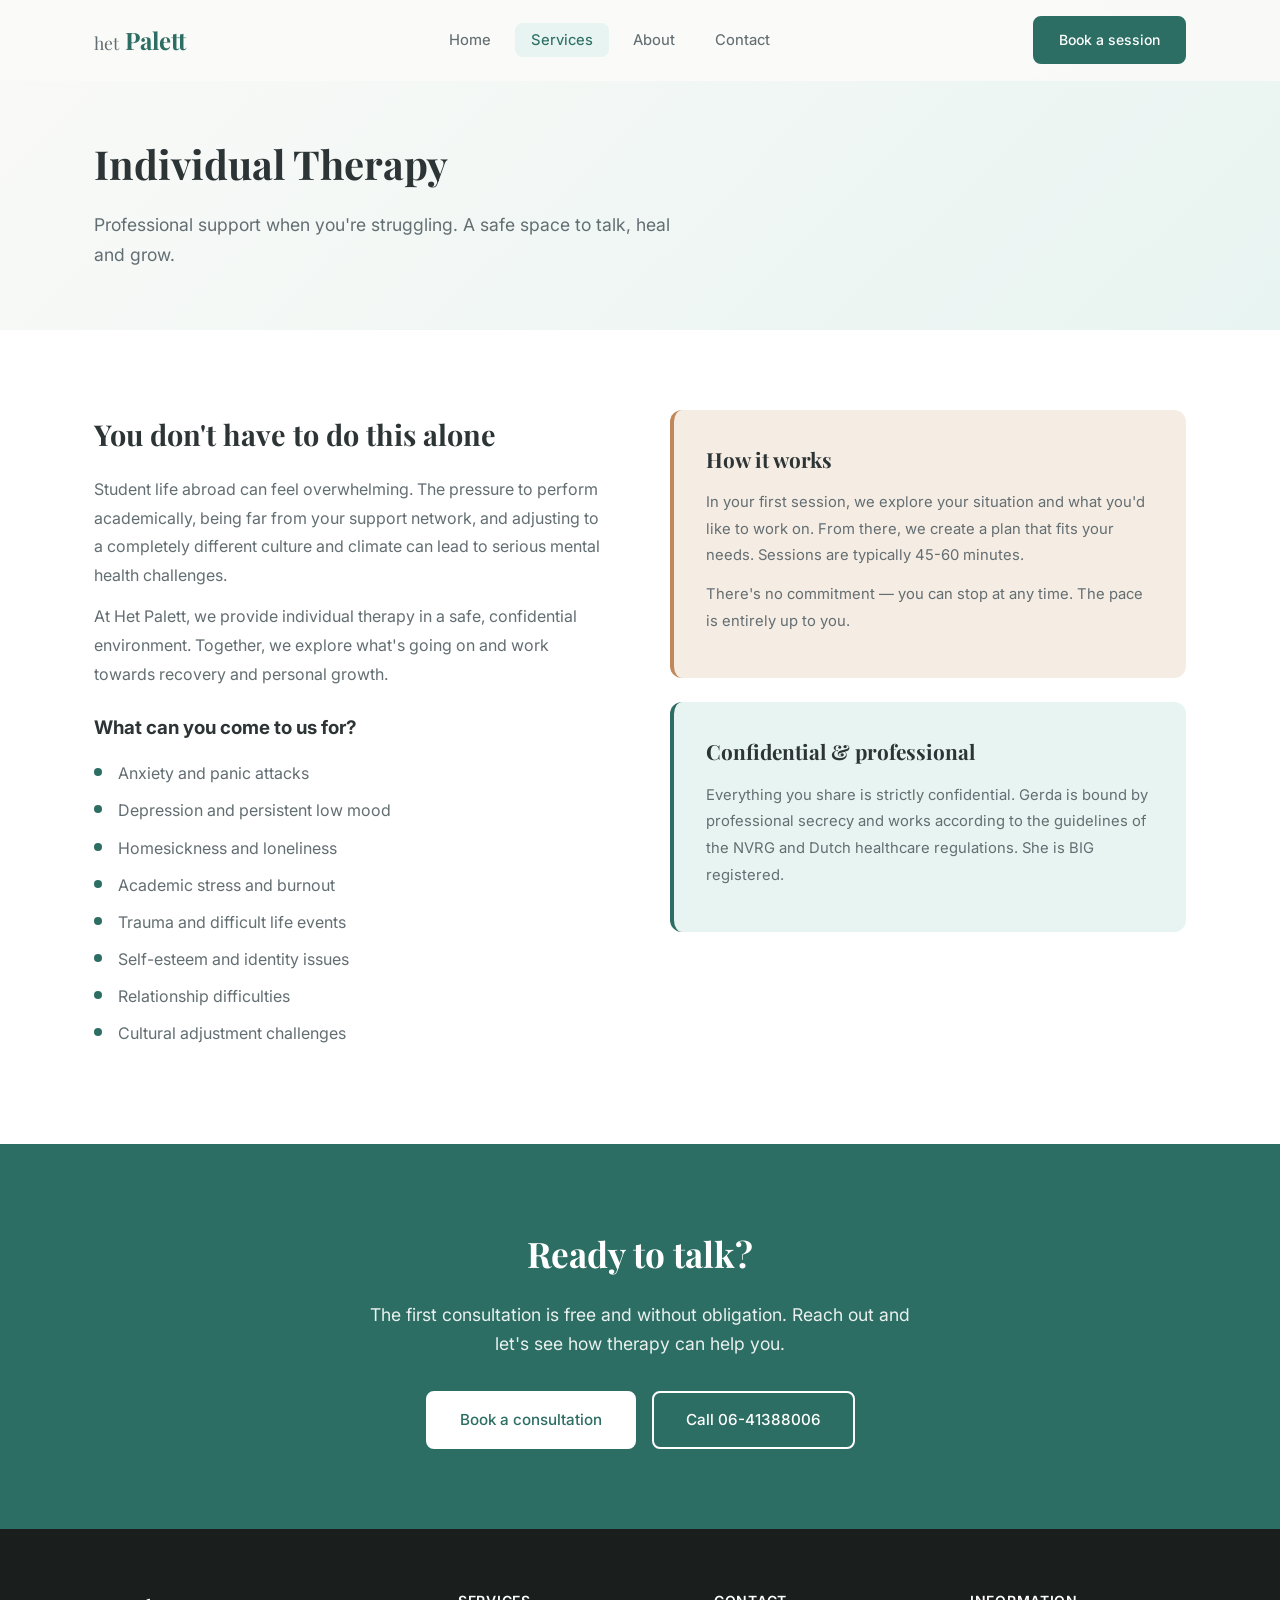
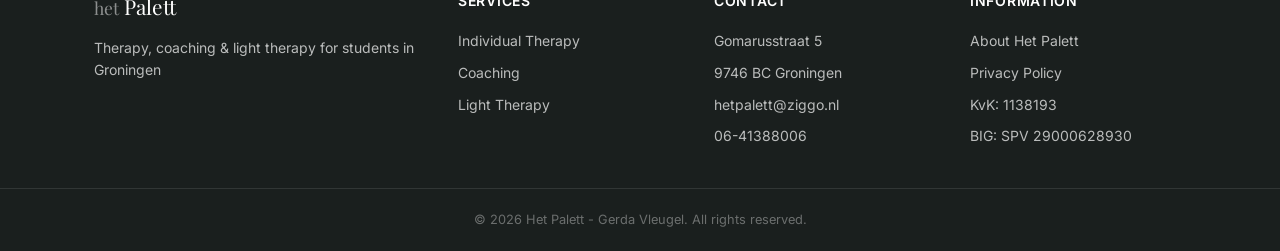
<file: therapy.html>
<!DOCTYPE html>
<html lang="en">
<head>
  <meta charset="UTF-8">
  <meta name="viewport" content="width=device-width, initial-scale=1.0">
  <meta name="description" content="Individual therapy for international students in Groningen. Professional support for anxiety, depression, homesickness and academic stress. Sessions in English.">
  <title>Individual Therapy for Students - Het Palett Groningen</title>
  <link rel="preconnect" href="https://fonts.googleapis.com">
  <link rel="preconnect" href="https://fonts.gstatic.com" crossorigin>
  <link href="https://fonts.googleapis.com/css2?family=Playfair+Display:wght@400;600;700&family=Inter:wght@300;400;500;600&display=swap" rel="stylesheet">
  <link rel="stylesheet" href="css/style.css?v=1788458990">
</head>
<body>
  <header class="header" id="header">
    <div class="container header__inner">
      <a href="index.html" class="header__logo">
        <span class="logo-het">het</span> <span class="logo-palett">Palett</span>
      </a>
      <button class="header__toggle" id="menu-toggle" aria-label="Open menu">
        <span></span><span></span><span></span>
      </button>
      <nav class="header__nav" id="main-nav">
        <ul>
          <li><a href="index.html">Home</a></li>
          <li class="has-dropdown">
            <a href="#" class="active">Services</a>
            <ul class="dropdown">
              <li><a href="therapy.html" class="active">Individual Therapy</a></li>
              <li><a href="coaching.html">Coaching</a></li>
              <li><a href="light-therapy.html">Light Therapy</a></li>
            </ul>
          </li>
          <li><a href="about.html">About</a></li>
          <li><a href="contact.html">Contact</a></li>
        </ul>
      </nav>
      <a href="contact.html" class="btn btn--header">Book a session</a>
    </div>
  </header>

  <main>
    <section class="page-header">
      <div class="container">
        <h1>Individual Therapy</h1>
        <p>Professional support when you're struggling. A safe space to talk, heal and grow.</p>
      </div>
    </section>

    <section class="content-section content-section--alt">
      <div class="container">
        <div class="content-grid">
          <div>
            <h2>You don't have to do this alone</h2>
            <p>Student life abroad can feel overwhelming. The pressure to perform academically, being far from your support network, and adjusting to a completely different culture and climate can lead to serious mental health challenges.</p>
            <p>At Het Palett, we provide individual therapy in a safe, confidential environment. Together, we explore what's going on and work towards recovery and personal growth.</p>
            <h3 style="margin-top: 24px; margin-bottom: 12px;">What can you come to us for?</h3>
            <ul>
              <li>Anxiety and panic attacks</li>
              <li>Depression and persistent low mood</li>
              <li>Homesickness and loneliness</li>
              <li>Academic stress and burnout</li>
              <li>Trauma and difficult life events</li>
              <li>Self-esteem and identity issues</li>
              <li>Relationship difficulties</li>
              <li>Cultural adjustment challenges</li>
            </ul>
          </div>
          <div>
            <div class="highlight-box">
              <h3>How it works</h3>
              <p>In your first session, we explore your situation and what you'd like to work on. From there, we create a plan that fits your needs. Sessions are typically 45-60 minutes.</p>
              <p style="margin-top: 12px;">There's no commitment &mdash; you can stop at any time. The pace is entirely up to you.</p>
            </div>
            <div class="highlight-box" style="margin-top: 24px; background: var(--color-primary-light); border-left-color: var(--color-primary);">
              <h3>Confidential & professional</h3>
              <p>Everything you share is strictly confidential. Gerda is bound by professional secrecy and works according to the guidelines of the NVRG and Dutch healthcare regulations. She is BIG registered.</p>
            </div>
          </div>
        </div>
      </div>
    </section>

    <section class="cta-section">
      <div class="container cta-section__inner">
        <h2>Ready to talk?</h2>
        <p>The first consultation is free and without obligation. Reach out and let's see how therapy can help you.</p>
        <div class="cta-section__buttons">
          <a href="contact.html" class="btn btn--white">Book a consultation</a>
          <a href="tel:06-41388006" class="btn btn--outline-white">Call 06-41388006</a>
        </div>
      </div>
    </section>
  </main>

  <footer class="footer">
    <div class="container footer__inner">
      <div class="footer__col">
        <span class="footer__logo"><span class="logo-het">het</span> <span class="logo-palett">Palett</span></span>
        <p>Therapy, coaching & light therapy for students in Groningen</p>
      </div>
      <div class="footer__col">
        <h4>Services</h4>
        <ul>
          <li><a href="therapy.html">Individual Therapy</a></li>
          <li><a href="coaching.html">Coaching</a></li>
          <li><a href="light-therapy.html">Light Therapy</a></li>
        </ul>
      </div>
      <div class="footer__col">
        <h4>Contact</h4>
        <ul>
          <li>Gomarusstraat 5</li>
          <li>9746 BC Groningen</li>
          <li><a href="mailto:hetpalett@ziggo.nl">hetpalett@ziggo.nl</a></li>
          <li><a href="tel:06-41388006">06-41388006</a></li>
        </ul>
      </div>
      <div class="footer__col">
        <h4>Information</h4>
        <ul>
          <li><a href="about.html">About Het Palett</a></li>
          <li><a href="privacy.html">Privacy Policy</a></li>
          <li>KvK: 1138193</li>
          <li>BIG: SPV 29000628930</li>
        </ul>
      </div>
    </div>
    <div class="footer__bottom">
      <div class="container"><p>&copy; 2026 Het Palett - Gerda Vleugel. All rights reserved.</p></div>
    </div>
  </footer>
  <script src="js/main.js?v=1793888510"></script>
</body>
</html>
</file>
<file: css/style.css>
/* ===== RESET & BASE ===== */
*, *::before, *::after {
  margin: 0;
  padding: 0;
  box-sizing: border-box;
}

:root {
  --color-primary: #2c6e63;
  --color-primary-dark: #1e4d45;
  --color-primary-light: #e8f4f1;
  --color-accent: #c0885a;
  --color-accent-light: #f5ece3;
  --color-text: #2d3436;
  --color-text-light: #636e72;
  --color-bg: #fafaf8;
  --color-white: #ffffff;
  --color-border: #e0ddd8;
  --font-heading: 'Playfair Display', Georgia, serif;
  --font-body: 'Inter', -apple-system, sans-serif;
  --container-max: 1140px;
  --radius: 12px;
  --radius-sm: 8px;
  --shadow: 0 2px 16px rgba(0,0,0,0.06);
  --shadow-lg: 0 8px 32px rgba(0,0,0,0.1);
  --transition: 0.3s ease;
}

html {
  scroll-behavior: smooth;
  font-size: 16px;
}

body {
  font-family: var(--font-body);
  color: var(--color-text);
  background: var(--color-bg);
  line-height: 1.7;
  -webkit-font-smoothing: antialiased;
}

img {
  max-width: 100%;
  height: auto;
  display: block;
}

a {
  color: inherit;
  text-decoration: none;
}

ul {
  list-style: none;
}

.container {
  max-width: var(--container-max);
  margin: 0 auto;
  padding: 0 24px;
}

/* ===== BUTTONS ===== */
.btn {
  display: inline-flex;
  align-items: center;
  justify-content: center;
  padding: 14px 32px;
  border-radius: var(--radius-sm);
  font-family: var(--font-body);
  font-size: 0.95rem;
  font-weight: 500;
  cursor: pointer;
  transition: all var(--transition);
  border: 2px solid transparent;
  text-align: center;
}

.btn--primary {
  background: var(--color-primary);
  color: var(--color-white);
  border-color: var(--color-primary);
}

.btn--primary:hover {
  background: var(--color-primary-dark);
  border-color: var(--color-primary-dark);
  transform: translateY(-2px);
  box-shadow: var(--shadow);
}

.btn--outline {
  background: transparent;
  color: var(--color-primary);
  border-color: var(--color-primary);
}

.btn--outline:hover {
  background: var(--color-primary);
  color: var(--color-white);
  transform: translateY(-2px);
}

.btn--white {
  background: var(--color-white);
  color: var(--color-primary);
  border-color: var(--color-white);
}

.btn--white:hover {
  background: transparent;
  color: var(--color-white);
  border-color: var(--color-white);
  transform: translateY(-2px);
}

.btn--outline-white {
  background: transparent;
  color: var(--color-white);
  border-color: var(--color-white);
}

.btn--outline-white:hover {
  background: var(--color-white);
  color: var(--color-primary);
  transform: translateY(-2px);
}

.btn--header {
  background: var(--color-primary);
  color: var(--color-white);
  padding: 10px 24px;
  font-size: 0.875rem;
  border-color: var(--color-primary);
}

.btn--header:hover {
  background: var(--color-primary-dark);
  border-color: var(--color-primary-dark);
}

/* ===== HEADER ===== */
.header {
  position: fixed;
  top: 0;
  left: 0;
  right: 0;
  z-index: 1000;
  background: rgba(250, 250, 248, 0.95);
  backdrop-filter: blur(10px);
  border-bottom: 1px solid transparent;
  transition: all var(--transition);
}

.header.scrolled {
  border-bottom-color: var(--color-border);
  box-shadow: 0 1px 8px rgba(0,0,0,0.04);
}

.header__inner {
  display: flex;
  align-items: center;
  justify-content: space-between;
  height: 80px;
}

.header__logo {
  font-family: var(--font-heading);
  font-size: 1.5rem;
  font-weight: 700;
  display: flex;
  align-items: baseline;
  gap: 6px;
}

.logo-het {
  color: var(--color-text-light);
  font-weight: 400;
  font-size: 1.1rem;
}

.logo-palett {
  color: var(--color-primary);
}

.header__nav > ul {
  display: flex;
  align-items: center;
  gap: 8px;
}

.header__nav a {
  padding: 8px 16px;
  border-radius: var(--radius-sm);
  font-size: 0.925rem;
  font-weight: 450;
  color: var(--color-text-light);
  transition: all var(--transition);
}

.header__nav a:hover,
.header__nav a.active {
  color: var(--color-primary);
  background: var(--color-primary-light);
}

.has-dropdown {
  position: relative;
}

.dropdown {
  display: none;
  position: absolute;
  top: 100%;
  left: 0;
  background: var(--color-white);
  border-radius: var(--radius-sm);
  box-shadow: var(--shadow-lg);
  min-width: 220px;
  padding: 8px 0;
  flex-direction: column;
  z-index: 100;
}

.has-dropdown.open .dropdown {
  display: flex;
}

.dropdown a {
  padding: 10px 20px;
  border-radius: 0;
  font-size: 0.875rem;
}

.dropdown a:hover {
  background: var(--color-primary-light);
}

.header__toggle {
  display: none;
  flex-direction: column;
  gap: 5px;
  background: none;
  border: none;
  cursor: pointer;
  padding: 8px;
}

.header__toggle span {
  display: block;
  width: 24px;
  height: 2px;
  background: var(--color-text);
  border-radius: 2px;
  transition: all var(--transition);
}

/* ===== HERO ===== */
.hero {
  padding: 140px 0 80px;
  background: linear-gradient(135deg, var(--color-bg) 0%, var(--color-primary-light) 100%);
  position: relative;
  overflow: hidden;
}

.hero__inner {
  display: grid;
  grid-template-columns: 1fr 1fr;
  align-items: center;
  gap: 60px;
}

.hero h1 {
  font-family: var(--font-heading);
  font-size: 3rem;
  font-weight: 700;
  line-height: 1.2;
  color: var(--color-text);
  margin-bottom: 20px;
}

.hero__subtitle {
  font-size: 1.15rem;
  color: var(--color-text-light);
  line-height: 1.8;
  margin-bottom: 36px;
  max-width: 520px;
}

.hero__cta {
  display: flex;
  gap: 16px;
  flex-wrap: wrap;
}

.hero__visual {
  display: flex;
  align-items: center;
  justify-content: center;
}

.hero__image {
  width: 100%;
  max-width: 520px;
  height: 400px;
  object-fit: cover;
  border-radius: 20px;
  box-shadow: var(--shadow-lg);
}

.hero__credit {
  margin-top: 8px;
  font-size: 0.75rem;
  color: var(--color-text-light);
  text-align: right;
}

.hero__credit a {
  color: inherit;
}

.about-photo {
  width: 220px;
  height: 220px;
  object-fit: cover;
  border-radius: 50%;
  box-shadow: var(--shadow-lg);
  margin-bottom: 28px;
}

.info-card__photo {
  width: 64px;
  height: 64px;
  object-fit: cover;
  border-radius: 50%;
  margin-bottom: 14px;
}

.location-photo {
  margin: 28px 0 0;
}

.location-photo img {
  width: 100%;
  height: 200px;
  object-fit: cover;
  border-radius: var(--radius);
  box-shadow: var(--shadow-lg);
}

.location-photo figcaption {
  margin-top: 8px;
  font-size: 0.75rem;
  color: var(--color-text-light);
}

.location-photo figcaption a {
  color: inherit;
}

/* ===== SECTIONS ===== */
.section-title {
  font-family: var(--font-heading);
  font-size: 2.2rem;
  font-weight: 600;
  text-align: center;
  margin-bottom: 12px;
}

.section-subtitle {
  text-align: center;
  color: var(--color-text-light);
  font-size: 1.1rem;
  margin-bottom: 48px;
}

/* ===== DIENSTEN ===== */
.diensten {
  padding: 100px 0;
  background: var(--color-white);
}

.diensten__grid {
  display: grid;
  grid-template-columns: repeat(4, 1fr);
  gap: 24px;
}

.diensten__grid--3 {
  grid-template-columns: repeat(3, 1fr);
}

.why-students {
  padding: 100px 0;
  background: var(--color-white);
}

.dienst-card {
  display: flex;
  flex-direction: column;
  padding: 36px 28px;
  border-radius: var(--radius);
  background: var(--color-bg);
  border: 1px solid var(--color-border);
  transition: all var(--transition);
}

.dienst-card:hover {
  transform: translateY(-4px);
  box-shadow: var(--shadow-lg);
  border-color: var(--color-primary);
}

.dienst-card__icon {
  width: 48px;
  height: 48px;
  color: var(--color-primary);
  margin-bottom: 20px;
}

.dienst-card h3 {
  font-family: var(--font-heading);
  font-size: 1.3rem;
  margin-bottom: 12px;
  color: var(--color-text);
}

.dienst-card p {
  font-size: 0.925rem;
  color: var(--color-text-light);
  line-height: 1.7;
  flex: 1;
}

.dienst-card__link {
  display: inline-block;
  margin-top: 20px;
  font-size: 0.875rem;
  font-weight: 500;
  color: var(--color-primary);
  transition: all var(--transition);
}

.dienst-card:hover .dienst-card__link {
  transform: translateX(4px);
}

/* ===== OVER KORT ===== */
.over-kort {
  padding: 100px 0;
  background: var(--color-bg);
}

.over-kort__inner {
  display: grid;
  grid-template-columns: 1fr 1fr;
  gap: 60px;
  align-items: center;
}

.over-kort__content h2 {
  font-family: var(--font-heading);
  font-size: 2rem;
  margin-bottom: 20px;
}

.over-kort__content p {
  color: var(--color-text-light);
  margin-bottom: 16px;
  line-height: 1.8;
}

.over-kort__content .btn {
  margin-top: 12px;
}

.info-card {
  background: var(--color-white);
  padding: 40px;
  border-radius: var(--radius);
  border: 1px solid var(--color-border);
  box-shadow: var(--shadow);
}

.info-card h3 {
  font-family: var(--font-heading);
  font-size: 1.5rem;
  margin-bottom: 4px;
}

.info-card__role {
  color: var(--color-primary);
  font-size: 0.95rem;
  font-weight: 500;
  margin-bottom: 20px;
}

.info-card__list {
  display: flex;
  flex-direction: column;
  gap: 12px;
}

.info-card__list li {
  padding-left: 24px;
  position: relative;
  color: var(--color-text-light);
  font-size: 0.925rem;
}

.info-card__list li::before {
  content: '';
  position: absolute;
  left: 0;
  top: 8px;
  width: 8px;
  height: 8px;
  border-radius: 50%;
  background: var(--color-accent);
}

/* ===== CTA SECTION ===== */
.cta-section {
  padding: 80px 0;
  background: var(--color-primary);
  color: var(--color-white);
}

.cta-section__inner {
  text-align: center;
}

.cta-section h2 {
  font-family: var(--font-heading);
  font-size: 2.2rem;
  margin-bottom: 16px;
}

.cta-section p {
  font-size: 1.1rem;
  opacity: 0.9;
  margin-bottom: 32px;
  max-width: 560px;
  margin-left: auto;
  margin-right: auto;
}

.cta-section__buttons {
  display: flex;
  gap: 16px;
  justify-content: center;
  flex-wrap: wrap;
}

/* ===== FOOTER ===== */
.footer {
  background: #1a1f1e;
  color: rgba(255,255,255,0.7);
  padding: 60px 0 0;
}

.footer__inner {
  display: grid;
  grid-template-columns: 1.5fr 1fr 1fr 1fr;
  gap: 40px;
  padding-bottom: 40px;
}

.footer__logo {
  font-family: var(--font-heading);
  font-size: 1.3rem;
  display: block;
  margin-bottom: 12px;
}

.footer__logo .logo-het {
  color: rgba(255,255,255,0.5);
}

.footer__logo .logo-palett {
  color: var(--color-white);
}

.footer__col p {
  font-size: 0.875rem;
  line-height: 1.6;
}

.footer__col h4 {
  color: var(--color-white);
  font-size: 0.875rem;
  font-weight: 600;
  text-transform: uppercase;
  letter-spacing: 0.05em;
  margin-bottom: 16px;
}

.footer__col ul {
  display: flex;
  flex-direction: column;
  gap: 8px;
}

.footer__col li,
.footer__col a {
  font-size: 0.875rem;
}

.footer__col a:hover {
  color: var(--color-white);
}

.footer__bottom {
  border-top: 1px solid rgba(255,255,255,0.1);
  padding: 20px 0;
}

.footer__bottom p {
  font-size: 0.8rem;
  text-align: center;
  opacity: 0.5;
}

/* ===== PAGE HEADER (for sub-pages) ===== */
.page-header {
  padding: 130px 0 60px;
  background: linear-gradient(135deg, var(--color-bg) 0%, var(--color-primary-light) 100%);
}

.page-header h1 {
  font-family: var(--font-heading);
  font-size: 2.5rem;
  margin-bottom: 12px;
}

.page-header p {
  color: var(--color-text-light);
  font-size: 1.1rem;
  max-width: 600px;
}

/* ===== CONTENT SECTION ===== */
.content-section {
  padding: 80px 0;
}

.content-section--alt {
  background: var(--color-white);
}

.content-grid {
  display: grid;
  grid-template-columns: 1fr 1fr;
  gap: 60px;
  align-items: start;
}

.content-grid h2 {
  font-family: var(--font-heading);
  font-size: 1.8rem;
  margin-bottom: 16px;
}

.content-grid p {
  color: var(--color-text-light);
  margin-bottom: 12px;
  line-height: 1.8;
}

.content-grid ul {
  margin: 16px 0;
  display: flex;
  flex-direction: column;
  gap: 10px;
}

.content-grid ul li {
  padding-left: 24px;
  position: relative;
  color: var(--color-text-light);
}

.content-grid ul li::before {
  content: '';
  position: absolute;
  left: 0;
  top: 8px;
  width: 8px;
  height: 8px;
  border-radius: 50%;
  background: var(--color-primary);
}

.highlight-box {
  background: var(--color-accent-light);
  padding: 32px;
  border-radius: var(--radius);
  border-left: 4px solid var(--color-accent);
}

.highlight-box h3 {
  font-family: var(--font-heading);
  font-size: 1.3rem;
  margin-bottom: 12px;
}

.highlight-box p {
  font-size: 0.925rem;
}

/* ===== CONTACT PAGE ===== */
.contact-grid {
  display: grid;
  grid-template-columns: 1fr 1fr;
  gap: 60px;
}

.contact-info h2 {
  font-family: var(--font-heading);
  font-size: 1.8rem;
  margin-bottom: 20px;
}

.contact-info p {
  color: var(--color-text-light);
  margin-bottom: 24px;
  line-height: 1.8;
}

.contact-details {
  display: flex;
  flex-direction: column;
  gap: 16px;
  margin-bottom: 32px;
}

.contact-detail {
  display: flex;
  align-items: center;
  gap: 16px;
}

.contact-detail__icon {
  width: 44px;
  height: 44px;
  border-radius: 50%;
  background: var(--color-primary-light);
  color: var(--color-primary);
  display: flex;
  align-items: center;
  justify-content: center;
  flex-shrink: 0;
}

.contact-detail__icon svg {
  width: 20px;
  height: 20px;
}

.contact-detail__text strong {
  display: block;
  font-size: 0.875rem;
  margin-bottom: 2px;
}

.contact-detail__text span,
.contact-detail__text a {
  font-size: 0.925rem;
  color: var(--color-text-light);
}

.contact-detail__text a:hover {
  color: var(--color-primary);
}

.credentials {
  background: var(--color-primary-light);
  padding: 24px;
  border-radius: var(--radius-sm);
}

.credentials h4 {
  font-size: 0.875rem;
  font-weight: 600;
  margin-bottom: 8px;
}

.credentials p {
  font-size: 0.85rem;
  color: var(--color-text-light);
  margin-bottom: 4px;
}

.contact-form {
  background: var(--color-white);
  padding: 40px;
  border-radius: var(--radius);
  box-shadow: var(--shadow);
}

.contact-form h2 {
  font-family: var(--font-heading);
  font-size: 1.5rem;
  margin-bottom: 24px;
}

.form-group {
  margin-bottom: 20px;
}

.form-group label {
  display: block;
  font-size: 0.875rem;
  font-weight: 500;
  margin-bottom: 6px;
  color: var(--color-text);
}

.form-group input,
.form-group select,
.form-group textarea {
  width: 100%;
  padding: 12px 16px;
  border: 1px solid var(--color-border);
  border-radius: var(--radius-sm);
  font-family: var(--font-body);
  font-size: 0.925rem;
  color: var(--color-text);
  background: var(--color-bg);
  transition: border-color var(--transition);
}

.form-group input:focus,
.form-group select:focus,
.form-group textarea:focus {
  outline: none;
  border-color: var(--color-primary);
  box-shadow: 0 0 0 3px var(--color-primary-light);
}

.form-group textarea {
  min-height: 140px;
  resize: vertical;
}

.contact-form .btn {
  width: 100%;
}

/* ===== PRIVACY PAGE ===== */
.privacy-content {
  max-width: 780px;
  margin: 0 auto;
  padding: 80px 24px;
}

.privacy-content h2 {
  font-family: var(--font-heading);
  font-size: 1.5rem;
  margin: 40px 0 16px;
}

.privacy-content h3 {
  font-size: 1.1rem;
  margin: 24px 0 8px;
}

.privacy-content p {
  color: var(--color-text-light);
  margin-bottom: 12px;
  line-height: 1.8;
}

.privacy-content ul {
  margin: 12px 0 20px 20px;
}

.privacy-content ul li {
  color: var(--color-text-light);
  padding: 4px 0;
  list-style: disc;
}

/* ===== RESPONSIVE ===== */
@media (max-width: 968px) {
  .hero__inner {
    grid-template-columns: 1fr;
    text-align: center;
  }

  .hero h1 {
    font-size: 2.4rem;
  }

  .hero__subtitle {
    margin-left: auto;
    margin-right: auto;
  }

  .hero__cta {
    justify-content: center;
  }

  .hero__visual {
    display: none;
  }

  .diensten__grid {
    grid-template-columns: repeat(2, 1fr);
  }

  .diensten__grid--3 {
    grid-template-columns: repeat(3, 1fr);
  }

  .over-kort__inner {
    grid-template-columns: 1fr;
  }

  .content-grid {
    grid-template-columns: 1fr;
  }

  .contact-grid {
    grid-template-columns: 1fr;
  }

  .footer__inner {
    grid-template-columns: 1fr 1fr;
    gap: 32px;
  }
}

@media (max-width: 768px) {
  .header__inner {
    height: 64px;
  }

  .header__toggle {
    display: flex;
    z-index: 1001;
  }

  .header__nav {
    position: fixed;
    top: 0;
    right: -100%;
    width: 280px;
    height: 100vh;
    background: var(--color-white);
    box-shadow: var(--shadow-lg);
    padding: 80px 24px 40px;
    transition: right var(--transition);
    z-index: 1000;
  }

  .header__nav.open {
    right: 0;
  }

  .header__nav > ul {
    flex-direction: column;
    align-items: stretch;
    gap: 4px;
  }

  .header__nav a {
    display: block;
    padding: 12px 16px;
  }

  .dropdown {
    position: static;
    box-shadow: none;
    padding: 0 0 0 16px;
    display: none;
  }

  .has-dropdown.open .dropdown {
    display: flex;
  }

  .btn--header {
    display: none;
  }

  .hero {
    padding: 100px 0 60px;
  }

  .hero h1 {
    font-size: 2rem;
  }

  .diensten__grid,
  .diensten__grid--3 {
    grid-template-columns: 1fr;
  }

  .diensten {
    padding: 60px 0;
  }

  .over-kort {
    padding: 60px 0;
  }

  .section-title {
    font-size: 1.8rem;
  }

  .page-header {
    padding: 100px 0 40px;
  }

  .page-header h1 {
    font-size: 2rem;
  }

  .footer__inner {
    grid-template-columns: 1fr;
    gap: 28px;
  }
}

@media (max-width: 480px) {
  .hero h1 {
    font-size: 1.7rem;
  }

  .hero__cta {
    flex-direction: column;
  }

  .hero__cta .btn {
    width: 100%;
  }

  .cta-section__buttons {
    flex-direction: column;
    align-items: center;
  }

  .cta-section__buttons .btn {
    width: 100%;
    max-width: 300px;
  }

  .contact-form {
    padding: 24px;
  }
}

/* ===== OVERLAY ===== */
.overlay {
  position: fixed;
  top: 0;
  left: 0;
  right: 0;
  bottom: 0;
  background: rgba(0,0,0,0.4);
  z-index: 999;
  opacity: 0;
  pointer-events: none;
  transition: opacity var(--transition);
}

.overlay.active {
  opacity: 1;
  pointer-events: all;
}
</file>
